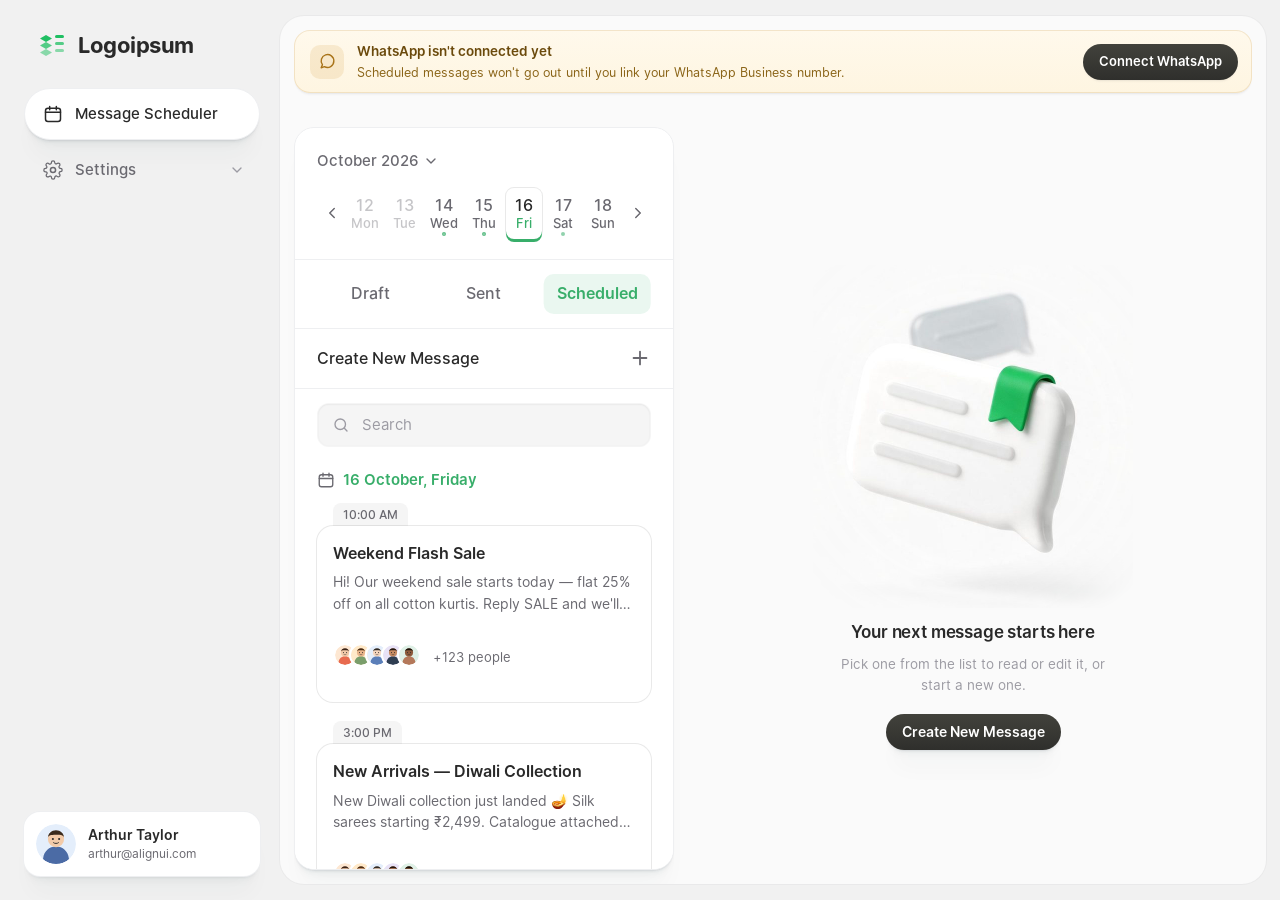
<file: index.html>
<!DOCTYPE html>
<html lang="en">
<head>
<meta charset="UTF-8" />
<meta name="viewport" content="width=device-width, initial-scale=1.0" />
<title>Campaign Composer — WhatsApp Automation</title>
<link rel="stylesheet" href="css/styles.css" />
<link rel="stylesheet" href="css/settings.css" />
</head>
<body>

<!-- ============================= APP SHELL ============================= -->
<div class="app">

  <!-- ---------------------------- SIDEBAR ---------------------------- -->
  <aside class="sidebar">

    <div class="sidebar__logo">
      <svg width="32" height="32" viewBox="0 0 32 32" fill="none" aria-hidden="true">
        <path d="M4 8.5 10 5l6 3.5L10 12 4 8.5Z" fill="#1FBF62"/>
        <path d="M4 15.5 10 12l6 3.5L10 19l-6-3.5Z" fill="#1FBF62" opacity=".75"/>
        <path d="M4 22.5 10 19l6 3.5L10 26l-6-3.5Z" fill="#1FBF62" opacity=".5"/>
        <rect x="19" y="5" width="9" height="3" rx="1.5" fill="#1FBF62"/>
        <rect x="19" y="12" width="9" height="3" rx="1.5" fill="#1FBF62" opacity=".75"/>
        <rect x="19" y="19" width="9" height="3" rx="1.5" fill="#1FBF62" opacity=".5"/>
      </svg>
      <span class="sidebar__logo-text">Logoipsum</span>
    </div>

    <nav class="sidebar__nav" aria-label="Main">

      <button class="nav-item is-active" type="button" data-view="scheduler" aria-current="page">
        <span class="nav-item__icon" aria-hidden="true">
          <svg viewBox="0 0 24 24" fill="none"><rect x="3" y="5" width="18" height="16" rx="3" stroke="currentColor" stroke-width="1.8"/><path d="M3 10h18M8 3v4M16 3v4" stroke="currentColor" stroke-width="1.8" stroke-linecap="round"/></svg>
        </span>
        <span class="nav-item__label">Message Scheduler</span>
      </button>

      <div class="navgroup" id="settingsGroup">
        <button class="nav-item nav-item--parent" type="button" id="settingsToggle"
                aria-expanded="false" aria-controls="settingsSub">
          <span class="nav-item__icon" aria-hidden="true">
            <svg viewBox="0 0 24 24" fill="none"><circle cx="12" cy="12" r="3.1" stroke="currentColor" stroke-width="1.8"/><path d="M19.4 15a1.6 1.6 0 0 0 .32 1.77l.06.06a2 2 0 1 1-2.83 2.83l-.06-.06a1.6 1.6 0 0 0-1.77-.32 1.6 1.6 0 0 0-.97 1.47V21a2 2 0 1 1-4 0v-.1A1.6 1.6 0 0 0 9.1 19.4a1.6 1.6 0 0 0-1.77.32l-.06.06a2 2 0 1 1-2.83-2.83l.06-.06a1.6 1.6 0 0 0 .32-1.77 1.6 1.6 0 0 0-1.47-.97H3a2 2 0 1 1 0-4h.1a1.6 1.6 0 0 0 1.47-1.08 1.6 1.6 0 0 0-.32-1.77l-.06-.06a2 2 0 1 1 2.83-2.83l.06.06a1.6 1.6 0 0 0 1.77.32H9.1a1.6 1.6 0 0 0 .97-1.47V3a2 2 0 1 1 4 0v.1a1.6 1.6 0 0 0 .97 1.47 1.6 1.6 0 0 0 1.77-.32l.06-.06a2 2 0 1 1 2.83 2.83l-.06.06a1.6 1.6 0 0 0-.32 1.77v.09a1.6 1.6 0 0 0 1.47.97H21a2 2 0 1 1 0 4h-.1a1.6 1.6 0 0 0-1.47.97Z" stroke="currentColor" stroke-width="1.5" stroke-linejoin="round"/></svg>
          </span>
          <span class="nav-item__label">Settings</span>
          <span class="nav-item__caret" aria-hidden="true">
            <svg viewBox="0 0 24 24" fill="none"><path d="m6 9 6 6 6-6" stroke="currentColor" stroke-width="2" stroke-linecap="round" stroke-linejoin="round"/></svg>
          </span>
        </button>

        <div class="navsub" id="settingsSub" hidden>
          <button class="navsub__item" type="button" data-view="general">
            <span class="navsub__label">General</span>
            <span class="navsub__chev" aria-hidden="true"><svg viewBox="0 0 24 24" fill="none"><path d="m9 6 6 6-6 6" stroke="currentColor" stroke-width="2.2" stroke-linecap="round" stroke-linejoin="round"/></svg></span>
          </button>
          <button class="navsub__item" type="button" data-view="connection">
            <span class="navsub__label">WhatsApp connection</span>
            <span class="navsub__chev" aria-hidden="true"><svg viewBox="0 0 24 24" fill="none"><path d="m9 6 6 6-6 6" stroke="currentColor" stroke-width="2.2" stroke-linecap="round" stroke-linejoin="round"/></svg></span>
          </button>
          <button class="navsub__item" type="button" data-view="password">
            <span class="navsub__label">Change Password</span>
            <span class="navsub__chev" aria-hidden="true"><svg viewBox="0 0 24 24" fill="none"><path d="m9 6 6 6-6 6" stroke="currentColor" stroke-width="2.2" stroke-linecap="round" stroke-linejoin="round"/></svg></span>
          </button>
          <button class="navsub__item" type="button" data-view="billing">
            <span class="navsub__label">Subscription and billing</span>
            <span class="navsub__chev" aria-hidden="true"><svg viewBox="0 0 24 24" fill="none"><path d="m9 6 6 6-6 6" stroke="currentColor" stroke-width="2.2" stroke-linecap="round" stroke-linejoin="round"/></svg></span>
          </button>
          <button class="navsub__item navsub__item--out" type="button" data-view="logout">
            <span class="navsub__label">Logout</span>
            <span class="navsub__chev" aria-hidden="true"><svg viewBox="0 0 24 24" fill="none"><path d="M17 8.5 20.5 12 17 15.5M20 12H9.5" stroke="currentColor" stroke-width="2" stroke-linecap="round" stroke-linejoin="round"/></svg></span>
          </button>
        </div>
      </div>

    </nav>

    <button class="account" type="button" id="accountBtn">
      <span class="account__avatar">
        <img src="assets/avatar-arthur.svg" alt="" />
      </span>
      <span class="account__meta">
        <span class="account__name">Arthur Taylor</span>
        <span class="account__mail">arthur@alignui.com</span>
      </span>
    </button>

    <div class="toast" id="toast" role="status" aria-live="polite" hidden></div>

  </aside>

  <!-- --------------------------- WORKSPACE --------------------------- -->
  <main class="workspace">

    <!-- Nothing can send without a connected number, so this states the
         consequence rather than just the fact, and cannot be dismissed. -->
    <div class="wabanner" id="waBanner" role="status">
      <span class="wabanner__icon" aria-hidden="true">
        <svg viewBox="0 0 24 24" fill="none">
          <path d="M20 11.5a8 8 0 0 1-11.9 7L4 20l1.6-4A8 8 0 1 1 20 11.5Z" stroke="currentColor" stroke-width="1.8" stroke-linejoin="round"/>
        </svg>
      </span>
      <div class="wabanner__text">
        <span class="wabanner__title">WhatsApp isn't connected yet</span>
        <span class="wabanner__body">Scheduled messages won't go out until you link your WhatsApp Business number.</span>
      </div>
      <button class="wabanner__btn" type="button" id="waBannerBtn">Connect WhatsApp</button>
    </div>

    <div class="workspace__body">

    <!-- ......................... SCHEDULE PANEL ........................ -->
    <section class="panel" aria-label="Campaigns">

      <header class="panel__head">
        <button class="panel__month" id="monthBtn" type="button"
                aria-haspopup="dialog" aria-expanded="false">
          <span id="month">October 2026</span>
          <svg class="panel__month-caret" viewBox="0 0 24 24" fill="none" aria-hidden="true">
            <path d="m6 9 6 6 6-6" stroke="currentColor" stroke-width="2"
                  stroke-linecap="round" stroke-linejoin="round"/>
          </svg>
        </button>

        <div class="monthpop" id="monthPop" role="dialog" aria-label="Pick a date" hidden>
          <div class="monthpop__head">
            <button class="monthpop__nav" id="popPrev" type="button" aria-label="Previous month">
              <svg viewBox="0 0 24 24" fill="none"><path d="m15 6-6 6 6 6" stroke="currentColor" stroke-width="2" stroke-linecap="round" stroke-linejoin="round"/></svg>
            </button>
            <span class="monthpop__title" id="popTitle">October 2026</span>
            <button class="monthpop__nav" id="popNext" type="button" aria-label="Next month">
              <svg viewBox="0 0 24 24" fill="none"><path d="m9 6 6 6-6 6" stroke="currentColor" stroke-width="2" stroke-linecap="round" stroke-linejoin="round"/></svg>
            </button>
          </div>
          <div class="monthpop__dows" aria-hidden="true">
            <span>Mo</span><span>Tu</span><span>We</span><span>Th</span><span>Fr</span><span>Sa</span><span>Su</span>
          </div>
          <div class="monthpop__grid" id="popGrid"></div>
        </div>

        <div class="datestrip">
          <button class="datestrip__arrow" id="prevWeek" type="button" aria-label="Previous week">
            <svg viewBox="0 0 24 24" fill="none"><path d="m15 6-6 6 6 6" stroke="currentColor" stroke-width="2" stroke-linecap="round" stroke-linejoin="round"/></svg>
          </button>

          <ul class="datestrip__list" id="datestrip" role="tablist"></ul>

          <button class="datestrip__arrow" id="nextWeek" type="button" aria-label="Next week">
            <svg viewBox="0 0 24 24" fill="none"><path d="m9 6 6 6-6 6" stroke="currentColor" stroke-width="2" stroke-linecap="round" stroke-linejoin="round"/></svg>
          </button>
        </div>
      </header>

      <div class="segmented" role="tablist" aria-label="Campaign status">
        <div class="segmented__track" id="segTrack">
          <span class="segmented__thumb" aria-hidden="true"></span>
          <button class="segmented__item" type="button" role="tab" aria-selected="false" data-status="draft">Draft</button>
          <button class="segmented__item" type="button" role="tab" aria-selected="false" data-status="sent">Sent</button>
          <button class="segmented__item is-active" type="button" role="tab" aria-selected="true" data-status="scheduled">Scheduled</button>
        </div>
      </div>

      <button class="new-draft" type="button">
        <span>Create New Message</span>
        <span class="new-draft__plus" aria-hidden="true">
          <svg viewBox="0 0 24 24" fill="none"><path d="M12 5v14M5 12h14" stroke="currentColor" stroke-width="2" stroke-linecap="round"/></svg>
        </span>
      </button>

      <div class="panel__search">
        <label class="search">
          <span class="search__icon" aria-hidden="true">
            <svg viewBox="0 0 24 24" fill="none"><circle cx="11" cy="11" r="7" stroke="currentColor" stroke-width="1.8"/><path d="m20 20-3.2-3.2" stroke="currentColor" stroke-width="1.8" stroke-linecap="round"/></svg>
          </span>
          <input type="search" placeholder="Search" aria-label="Search campaigns" />
        </label>
      </div>

      <div class="panel__scroll" id="list"></div>
    </section>

    <!-- ........................... COMPOSER ........................... -->
    <section class="composer" aria-label="Message composer">

      <div class="composer__body">
        <div class="composer__title" contenteditable="true" role="textbox"
             aria-label="Campaign title" data-placeholder="Campaign Title"></div>
        <div class="composer__editor" contenteditable="true" role="textbox" aria-multiline="true"
             data-placeholder="Start writing you message"></div>
      </div>

      <!-- shown whenever nothing is selected, so the composer is never
           holding a message the user did not ask to open -->
      <div class="composer__empty" id="composerEmpty" hidden>

        <!-- The hero: a rendered chat bubble, cropped from its studio frame
             and edge-masked so it sits in the workspace rather than on a
             card. Variants: composer__empty--thread swaps it for the CSS
             conversation below; composer__empty--plain for the icon. -->
        <img class="composer__empty-art" src="assets/empty-chat.jpg" alt="" />

        <!-- An unwritten thread, v2: a cropped slice of a real exchange.
             The top of the conversation fades out mid-bubble the way the
             invoice card in the reference is cut mid-row — what matters is
             the crisp draft bubble at the bottom, framed by focus corners,
             caret already blinking. Swap the wrapper class for
             composer__empty--plain to fall back to the icon version. -->
        <div class="unwritten" aria-hidden="true">
          <div class="unwritten__row unwritten__row--in">
            <span class="unwritten__avatar"></span>
            <span class="unwritten__bub unwritten__bub--in"><i></i><i></i></span>
          </div>
          <div class="unwritten__row unwritten__row--out">
            <span class="unwritten__bub unwritten__bub--out">
              <i></i><i></i>
              <span class="unwritten__meta">
                10:42
                <svg viewBox="0 0 16 11" fill="none"><path d="M1 6.2 3.6 9 9 2.2" stroke="currentColor" stroke-width="1.6" stroke-linecap="round" stroke-linejoin="round"/><path d="M6.6 6.2 9.2 9l5.4-6.8" stroke="currentColor" stroke-width="1.6" stroke-linecap="round" stroke-linejoin="round"/></svg>
              </span>
            </span>
          </div>
          <div class="unwritten__row unwritten__row--draft">
            <span class="unwritten__frame">
              <span class="unwritten__bub unwritten__bub--draft">
                <span class="unwritten__caret"></span>
              </span>
            </span>
          </div>
        </div>

        <h3 class="composer__empty-title">Your next message starts here</h3>
        <p class="composer__empty-body">
          Pick one from the list to read or edit it, or start a new one.
        </p>
        <button class="btn btn--primary" type="button" id="emptyNewBtn">Create New Message</button>

        <!-- kept for the plain variant -->
        <span class="composer__empty-icon" aria-hidden="true">
          <svg viewBox="0 0 24 24" fill="none">
            <path d="M4 6.5A2.5 2.5 0 0 1 6.5 4h11A2.5 2.5 0 0 1 20 6.5v7a2.5 2.5 0 0 1-2.5 2.5H12l-4.5 3.5V16H6.5A2.5 2.5 0 0 1 4 13.5v-7Z"
                  stroke="currentColor" stroke-width="1.6" stroke-linejoin="round"/>
            <path d="M8.5 8.5h7M8.5 11.5h4" stroke="currentColor" stroke-width="1.6" stroke-linecap="round"/>
          </svg>
        </span>
      </div>

      <!-- phone preview -->
      <aside class="preview" aria-label="WhatsApp preview">
        <div class="phone">
          <div class="phone__statusbar">
            <span class="phone__time">9:41</span>
            <span class="phone__indicators" aria-hidden="true">
              <svg viewBox="0 0 68 14" fill="none">
                <path d="M1 10h2v3H1zM5 8h2v5H5zM9 6h2v7H9zM13 4h2v9h-2z" fill="#111"/>
                <path d="M25 6.5a7 7 0 0 1 9 0M27 9a4 4 0 0 1 5 0M29.4 11.2l1.1 1.1 1.1-1.1a1.6 1.6 0 0 0-2.2 0Z" stroke="#111" stroke-width="1.3" stroke-linecap="round"/>
                <rect x="45" y="4" width="19" height="9" rx="2.6" stroke="#111" stroke-width="1.2"/>
                <rect x="46.6" y="5.6" width="15" height="5.8" rx="1.5" fill="#111"/>
                <path d="M65.6 7.4v2.2" stroke="#111" stroke-width="1.4" stroke-linecap="round"/>
              </svg>
            </span>
          </div>

          <div class="phone__topbar">
            <button class="phone__back" type="button" aria-label="Back">
              <svg viewBox="0 0 24 24" fill="none"><path d="m15 6-6 6 6 6" stroke="#0FA958" stroke-width="2.2" stroke-linecap="round" stroke-linejoin="round"/></svg>
            </button>
            <img class="phone__avatar" src="assets/avatar-3.svg" alt="" />
            <div class="phone__who">
              <span class="phone__name">Martha Craig</span>
              <span class="phone__sub">tap here for contact info</span>
            </div>
            <span class="phone__actions" aria-hidden="true">
              <svg viewBox="0 0 24 24" fill="none"><rect x="2" y="6" width="13" height="12" rx="3" stroke="#0FA958" stroke-width="1.7"/><path d="m16 11 5-3v8l-5-3v-2Z" stroke="#0FA958" stroke-width="1.7" stroke-linejoin="round"/></svg>
              <svg viewBox="0 0 24 24" fill="none"><path d="M6.5 3.5 9 8l-2 2c1 2.5 3.5 5 6 6l2-2 4.5 2.5-1.5 4C10 20 4 14 2.5 5l4-1.5Z" stroke="#0FA958" stroke-width="1.7" stroke-linejoin="round"/></svg>
            </span>
          </div>

          <div class="phone__chat">
            <div class="daychip">14 October</div>

            <div class="bub bub--out">Last two days of the Navratri sale — up to 40% off. Store open till 9 PM.<span class="bub__meta">10:00 <i class="tick"></i></span></div>

            <div class="bub bub--in">Do you have the green kurti in M?<span class="bub__meta">10:12</span></div>
            <div class="bub bub--out">Yes we do 🙂 Shall I keep one aside for you?<span class="bub__meta">10:15 <i class="tick"></i></span></div>
            <div class="bub bub--in">Yes please, I'll collect it tomorrow<span class="bub__meta">10:16</span></div>

            <div class="bub bub--out bub--file">
              <span class="file">
                <span class="file__icon" aria-hidden="true">
                  <svg viewBox="0 0 24 24" fill="none"><path d="M6 3h8l4 4v14H6V3Z" stroke="#0FA958" stroke-width="1.6" stroke-linejoin="round"/><path d="M14 3v4h4" stroke="#0FA958" stroke-width="1.6" stroke-linejoin="round"/></svg>
                </span>
                <span class="file__name">Diwali-Catalogue.pdf</span>
              </span>
              <span class="bub__meta">2.4 MB · pdf &nbsp;10:18 <i class="tick"></i></span>
            </div>

            <div class="daychip" id="liveDay" hidden>Today</div>

            <!-- live preview of what is typed in the composer -->
            <div class="bub bub--out bub--live" hidden></div>
          </div>

          <div class="phone__inputbar">
            <span class="phone__ibtn" aria-hidden="true">
              <svg viewBox="0 0 24 24" fill="none"><path d="M12 5v14M5 12h14" stroke="#7C8B95" stroke-width="1.9" stroke-linecap="round"/></svg>
            </span>
            <span class="phone__field"></span>
            <span class="phone__ibtn" aria-hidden="true">
              <svg viewBox="0 0 24 24" fill="none"><rect x="3" y="4" width="18" height="16" rx="5" stroke="#7C8B95" stroke-width="1.7"/><path d="M8 14c1.2 1.3 2.5 2 4 2s2.8-.7 4-2" stroke="#7C8B95" stroke-width="1.7" stroke-linecap="round"/></svg>
            </span>
            <span class="phone__ibtn" aria-hidden="true">
              <svg viewBox="0 0 24 24" fill="none"><rect x="3" y="6" width="14" height="12" rx="3" stroke="#7C8B95" stroke-width="1.7"/><path d="m17 12 4-3v6l-4-3Z" stroke="#7C8B95" stroke-width="1.7" stroke-linejoin="round"/></svg>
            </span>
            <span class="phone__ibtn" aria-hidden="true">
              <svg viewBox="0 0 24 24" fill="none"><rect x="9" y="3" width="6" height="11" rx="3" stroke="#7C8B95" stroke-width="1.7"/><path d="M5 11a7 7 0 0 0 14 0M12 18v3" stroke="#7C8B95" stroke-width="1.7" stroke-linecap="round"/></svg>
            </span>
          </div>

          <span class="phone__home" aria-hidden="true"></span>
        </div>
      </aside>

      <!-- ......................... ACTION BAR ......................... -->
      <footer class="actionbar">
        <div class="tools">
          <button class="tool" type="button" aria-label="Add location">
            <svg viewBox="0 0 24 24" fill="none"><circle cx="12" cy="12" r="9" stroke="currentColor" stroke-width="1.7"/><path d="M12 7.5c-1.7 0-3 1.3-3 2.9 0 2.2 3 5.6 3 5.6s3-3.4 3-5.6c0-1.6-1.3-2.9-3-2.9Z" stroke="currentColor" stroke-width="1.5" stroke-linejoin="round"/></svg>
          </button>
          <button class="tool" type="button" aria-label="Add image">
            <svg viewBox="0 0 24 24" fill="none"><rect x="3" y="5" width="18" height="14" rx="3.5" stroke="currentColor" stroke-width="1.7"/><circle cx="9" cy="10" r="1.6" stroke="currentColor" stroke-width="1.5"/><path d="m4.5 17.5 4.2-4 4 3.6 2.6-2.3 4.2 3.7" stroke="currentColor" stroke-width="1.6" stroke-linejoin="round"/></svg>
          </button>
          <button class="tool" type="button" aria-label="Attach file">
            <svg viewBox="0 0 24 24" fill="none"><path d="M3 7.5A2.5 2.5 0 0 1 5.5 5h3.2l2 2.4h7.8A2.5 2.5 0 0 1 21 9.9v6.6a2.5 2.5 0 0 1-2.5 2.5h-13A2.5 2.5 0 0 1 3 16.5v-9Z" stroke="currentColor" stroke-width="1.7" stroke-linejoin="round"/></svg>
          </button>
          <button class="tool" type="button" aria-label="Record voice note">
            <svg viewBox="0 0 24 24" fill="none"><circle cx="12" cy="12" r="9" stroke="currentColor" stroke-width="1.7"/><rect x="10" y="7.5" width="4" height="6.5" rx="2" stroke="currentColor" stroke-width="1.5"/><path d="M8.5 12.5a3.5 3.5 0 0 0 7 0" stroke="currentColor" stroke-width="1.5" stroke-linecap="round"/></svg>
          </button>
          <button class="tool" type="button" aria-label="Add poll">
            <svg viewBox="0 0 24 24" fill="none"><path d="M6 19v-6M12 19V5M18 19v-9" stroke="currentColor" stroke-width="1.9" stroke-linecap="round"/></svg>
          </button>
        </div>

        <span class="pop-anchor">
          <button class="pillbtn" type="button" id="schedBtn" aria-haspopup="dialog" aria-expanded="false">
            <svg viewBox="0 0 24 24" fill="none" aria-hidden="true"><rect x="3" y="5" width="18" height="16" rx="3" stroke="currentColor" stroke-width="1.8"/><path d="M3 10h18M8 3v4M16 3v4" stroke="currentColor" stroke-width="1.8" stroke-linecap="round"/></svg>
            <span class="pillbtn__label" id="schedLabel">Set Schedule</span>
          </button>

          <div class="popover popover--sched" id="schedPop" role="dialog" aria-label="Set schedule" hidden>
            <div class="schedpop__head">
              <h3 class="schedpop__title" id="schedHeading">Set your sending date</h3>
              <p class="schedpop__intro" id="schedIntro">
                Pick the day this campaign goes out. You can change it any time before it sends.
              </p>
            </div>

            <!-- step 1 · date -->
            <section class="schedstep" id="stepDate">
              <div class="calhead">
                <p class="calhead__title"><strong id="bigMonth">October</strong> <span id="bigYear">2026</span></p>
                <div class="calhead__nav">
                  <button class="monthpop__nav" type="button" id="bigToday" aria-label="Jump to today">
                    <svg viewBox="0 0 24 24" fill="none"><rect x="3" y="5" width="18" height="16" rx="3" stroke="currentColor" stroke-width="1.8"/><path d="M3 10h18M8 3v4M16 3v4" stroke="currentColor" stroke-width="1.8" stroke-linecap="round"/></svg>
                  </button>
                  <button class="monthpop__nav" type="button" id="bigPrev" aria-label="Previous month">
                    <svg viewBox="0 0 24 24" fill="none"><path d="m15 6-6 6 6 6" stroke="currentColor" stroke-width="2" stroke-linecap="round" stroke-linejoin="round"/></svg>
                  </button>
                  <button class="monthpop__nav" type="button" id="bigNext" aria-label="Next month">
                    <svg viewBox="0 0 24 24" fill="none"><path d="m9 6 6 6-6 6" stroke="currentColor" stroke-width="2" stroke-linecap="round" stroke-linejoin="round"/></svg>
                  </button>
                </div>
              </div>
              <!-- one scroll container so the labels and the dates share a
                   width; a scrollbar on the grid alone would offset them -->
              <div class="calscroll">
                <div class="calgrid__dows" aria-hidden="true">
                  <span>Mon</span><span>Tue</span><span>Wed</span><span>Thu</span><span>Fri</span><span>Sat</span><span>Sun</span>
                </div>
                <div class="calgrid" id="bigGrid"></div>
              </div>
            </section>

            <!-- step 2 · time -->
            <section class="schedstep schedstep--time" id="stepTime" hidden>
              <div class="wheel" id="timeWheel">
                <span class="wheel__band" aria-hidden="true"></span>
                <div class="wheel__col" id="wheelHour" role="listbox" aria-label="Hour"></div>
                <span class="wheel__sep" aria-hidden="true">:</span>
                <div class="wheel__col" id="wheelMinute" role="listbox" aria-label="Minute"></div>
                <div class="wheel__col wheel__col--period" id="wheelPeriod" role="listbox" aria-label="AM or PM"></div>
              </div>
            </section>

            <!-- step 3 · summary -->
            <section class="schedstep" id="stepSummary" hidden>
              <div class="schedpop__pad">
                <button class="chosen-date" type="button" id="backToDate">
                  <span class="chosen-date__icon" aria-hidden="true">
                    <svg viewBox="0 0 24 24" fill="none"><rect x="3" y="5" width="18" height="16" rx="3" stroke="currentColor" stroke-width="1.8"/><path d="M3 10h18M8 3v4M16 3v4" stroke="currentColor" stroke-width="1.8" stroke-linecap="round"/></svg>
                  </span>
                  <span class="chosen-date__text" id="chosenDate">Friday 16 October</span>
                  <span class="chosen-date__change">Change</span>
                </button>

                <div class="pop-anchor pop-anchor--block">
                  <button class="repeatrow" type="button" id="repeatBtn" aria-haspopup="dialog" aria-expanded="false">
                    <span class="repeatrow__icon" aria-hidden="true">
                      <svg viewBox="0 0 24 24" fill="none"><path d="M4 12a8 8 0 0 1 13.7-5.6M20 12a8 8 0 0 1-13.7 5.6" stroke="currentColor" stroke-width="1.8" stroke-linecap="round"/><path d="M17 3v4h-4M7 21v-4h4" stroke="currentColor" stroke-width="1.8" stroke-linecap="round" stroke-linejoin="round"/></svg>
                    </span>
                    <span class="repeatrow__meta">
                      <span class="repeatrow__title">Repeat</span>
                      <span class="repeatrow__value" id="repeatValue">Send once</span>
                    </span>
                    <span class="repeatrow__chev" aria-hidden="true">
                      <svg viewBox="0 0 24 24" fill="none"><path d="m9 6 6 6-6 6" stroke="currentColor" stroke-width="2" stroke-linecap="round" stroke-linejoin="round"/></svg>
                    </span>
                  </button>

                  <div class="popover popover--repeat" id="repeatPop" role="dialog" aria-label="Repeat" hidden>
                    <p class="popover__label popover__label--first">How often</p>
                    <div class="freq" id="repeatFreq">
                      <button class="timechip" type="button" data-freq="none">Once</button>
                      <button class="timechip" type="button" data-freq="daily">Daily</button>
                      <button class="timechip" type="button" data-freq="weekly">Weekly</button>
                      <button class="timechip" type="button" data-freq="monthly">Monthly</button>
                    </div>
                    <div id="repeatDaysWrap" hidden>
                      <p class="popover__label">On these days</p>
                      <div class="dowpick" id="repeatDays"></div>
                    </div>
                    <div id="repeatEndsWrap" hidden>
                      <p class="popover__label">Until</p>
                      <div class="ends" id="repeatEnds">
                        <label class="endrow"><input type="radio" name="ends" value="never" /><span>I stop it</span></label>
                        <label class="endrow"><input type="radio" name="ends" value="on" /><span>A date</span>
                          <input type="date" id="endsOn" aria-label="End date" /></label>
                        <label class="endrow"><input type="radio" name="ends" value="after" /><span>After</span>
                          <input type="number" id="endsAfter" min="1" max="99" value="4" aria-label="Number of sends" />
                          <span class="endrow__unit">sends</span></label>
                      </div>
                    </div>
                    <div class="popover__foot">
                      <span class="popover__summary" id="repeatSummary">Send once</span>
                      <button class="btn btn--primary" type="button" id="repeatDone">Done</button>
                    </div>
                  </div>
                </div>
              </div>
            </section>

            <div class="popover__foot schedpop__foot">
              <span class="popover__summary" id="bigSummary">Pick a date to continue</span>
              <span class="schedpop__actions">
                <button class="btn btn--ghost" type="button" id="schedCancel">Cancel</button>
                <span class="actionbar__rule" aria-hidden="true"></span>
                <button class="btn btn--primary" type="button" id="schedNextBtn" disabled>Continue</button>
              </span>
            </div>
          </div>
        </span>

        <span class="pop-anchor">
          <button class="pillbtn" type="button" id="contactBtn" aria-haspopup="dialog" aria-expanded="false">
            <svg viewBox="0 0 24 24" fill="none" aria-hidden="true"><circle cx="10" cy="8.5" r="3.5" stroke="currentColor" stroke-width="1.8"/><path d="M3.5 19c.6-3 3.3-4.6 6.5-4.6 1.3 0 2.5.3 3.5.8" stroke="currentColor" stroke-width="1.8" stroke-linecap="round"/><path d="M16 15.5h5M18.5 13v5" stroke="currentColor" stroke-width="1.8" stroke-linecap="round"/></svg>
            <span class="pillbtn__label" id="contactLabel">Select Contact</span>
          </button>

          <div class="popover popover--contacts" id="contactPop" role="dialog" aria-label="Choose who receives this" hidden>
            <label class="search search--sm">
              <span class="search__icon" aria-hidden="true">
                <svg viewBox="0 0 24 24" fill="none"><circle cx="11" cy="11" r="7" stroke="currentColor" stroke-width="1.8"/><path d="m20 20-3.2-3.2" stroke="currentColor" stroke-width="1.8" stroke-linecap="round"/></svg>
              </span>
              <input type="search" id="pickSearch" placeholder="Search lists, groups or people" aria-label="Search lists, groups or people" />
            </label>

            <div class="picktabs" id="pickTabs" role="tablist" aria-label="Filter recipients">
              <button class="picktab is-on" type="button" role="tab" aria-selected="true" data-tab="all">
                <span class="picktab__icon" aria-hidden="true">
                  <svg viewBox="0 0 24 24" fill="none"><rect x="4" y="4" width="6.5" height="6.5" rx="2" stroke="currentColor" stroke-width="1.8"/><rect x="13.5" y="4" width="6.5" height="6.5" rx="2" stroke="currentColor" stroke-width="1.8"/><rect x="4" y="13.5" width="6.5" height="6.5" rx="2" stroke="currentColor" stroke-width="1.8"/><rect x="13.5" y="13.5" width="6.5" height="6.5" rx="2" stroke="currentColor" stroke-width="1.8"/></svg>
                </span>
                <span class="picktab__label">All</span>
              </button>
              <button class="picktab" type="button" role="tab" aria-selected="false" data-tab="contacts">
                <span class="picktab__icon" aria-hidden="true">
                  <svg viewBox="0 0 24 24" fill="none"><circle cx="12" cy="8" r="3.6" stroke="currentColor" stroke-width="1.8"/><path d="M5 19.5c.8-3.3 3.6-5.1 7-5.1s6.2 1.8 7 5.1" stroke="currentColor" stroke-width="1.8" stroke-linecap="round"/></svg>
                </span>
                <span class="picktab__label">Contacts</span>
              </button>
              <button class="picktab" type="button" role="tab" aria-selected="false" data-tab="groups">
                <span class="picktab__icon" aria-hidden="true">
                  <svg viewBox="0 0 24 24" fill="none"><circle cx="9.5" cy="8.5" r="3.2" stroke="currentColor" stroke-width="1.8"/><path d="M3.5 19c.7-2.9 3.1-4.5 6-4.5s5.3 1.6 6 4.5" stroke="currentColor" stroke-width="1.8" stroke-linecap="round"/><path d="M16 6.1a3.2 3.2 0 0 1 0 6.1M17.6 15a5.6 5.6 0 0 1 3.4 4" stroke="currentColor" stroke-width="1.8" stroke-linecap="round"/></svg>
                </span>
                <span class="picktab__label">Groups</span>
              </button>
              <button class="picktab" type="button" role="tab" aria-selected="false" data-tab="channels">
                <span class="picktab__icon" aria-hidden="true">
                  <svg viewBox="0 0 24 24" fill="none"><path d="M4 10.5a2 2 0 0 1 2-2h2.2l6.6-3.9a1 1 0 0 1 1.5.9v13a1 1 0 0 1-1.5.9L8.2 15.5H6a2 2 0 0 1-2-2v-3Z" stroke="currentColor" stroke-width="1.8" stroke-linejoin="round"/><path d="M9 15.5V19" stroke="currentColor" stroke-width="1.8" stroke-linecap="round"/></svg>
                </span>
                <span class="picktab__label">Channels</span>
              </button>
            </div>

            <div class="picklist" id="pickList"></div>

            <div class="popover__foot">
              <span class="popover__summary" id="pickSummary">No one selected</span>
              <button class="btn btn--primary" type="button" id="pickDone">Done</button>
            </div>
          </div>
        </span>

        <div class="actionbar__end">
          <button class="btn btn--ghost" type="button" id="cancelBtn">Cancel</button>
          <span class="actionbar__rule" aria-hidden="true"></span>
          <button class="btn btn--primary" type="button" id="confirmBtn">Confirm</button>
        </div>
      </footer>

    </section>
    <!-- ......................... SETTINGS VIEWS ........................ -->
    <section class="settings" id="settingsView" hidden>

      <!-- ------------------------- GENERAL ------------------------- -->
      <div class="setpane" data-pane="general" hidden>
        <header class="setpane__head">
          <h2 class="setpane__title">General</h2>
          <p class="setpane__sub">Your workspace details and how dates and times are shown.</p>
        </header>

        <div class="setcard">
          <div class="setrow">
            <div class="setrow__label">
              <span class="setrow__name">Profile picture</span>
              <span class="setrow__hint">Square image, at least 200&times;200. JPG, PNG or WebP, up to 2&nbsp;MB.</span>
            </div>
            <div class="setrow__control setrow__control--end">
              <div class="avataredit">
                <span class="avataredit__pic">
                  <img id="genAvatarImg" src="assets/avatar-arthur.svg" alt="Current profile picture" />
                </span>
                <span class="avataredit__acts">
                  <button class="btn-sm" type="button" id="genAvatarPick">Upload</button>
                  <button class="linkbtn linkbtn--quiet" type="button" id="genAvatarClear">Remove</button>
                </span>
                <input type="file" id="genAvatarInput" accept="image/png,image/jpeg,image/webp" hidden />
              </div>
            </div>
          </div>

          <div class="setrow">
            <div class="setrow__label">
              <span class="setrow__name">Business name</span>
              <span class="setrow__hint">Shown to customers as the sender.</span>
            </div>
            <div class="setrow__control">
              <input class="inp" type="text" id="genName" value="Meera Boutique" />
            </div>
          </div>

          <div class="setrow">
            <div class="setrow__label">
              <span class="setrow__name">Email</span>
              <span class="setrow__hint">Replies and receipts go here.</span>
            </div>
            <div class="setrow__control">
              <input class="inp" type="email" id="genEmail" value="arthur@alignui.com" />
            </div>
          </div>
        </div>

        <div class="setcard">
          <div class="setrow">
            <div class="setrow__label">
              <span class="setrow__name">Time zone</span>
              <span class="setrow__hint">Campaigns send on this clock.</span>
            </div>
            <div class="setrow__control">
              <select class="inp" id="genTz">
                <option selected>(GMT+05:30) India Standard Time</option>
                <option>(GMT+04:00) Gulf Standard Time</option>
                <option>(GMT+00:00) Coordinated Universal Time</option>
                <option>(GMT+08:00) Singapore Standard Time</option>
              </select>
            </div>
          </div>

          <div class="setrow">
            <div class="setrow__label">
              <span class="setrow__name">Date format</span>
            </div>
            <div class="setrow__control">
              <div class="segchips" role="radiogroup" aria-label="Date format">
                <button class="segchip is-on" type="button" role="radio" aria-checked="true">16 Oct 2026</button>
                <button class="segchip" type="button" role="radio" aria-checked="false">16/10/2026</button>
                <button class="segchip" type="button" role="radio" aria-checked="false">10/16/2026</button>
              </div>
            </div>
          </div>

        </div>

        <div class="setfoot">
          <span class="setfoot__note" id="genNote">No unsaved changes</span>
          <button class="btn btn--primary" type="button" id="genSave" disabled>Save changes</button>
        </div>
      </div>

      <!-- --------------------- WHATSAPP CONNECTION -------------------- -->
      <div class="setpane" data-pane="connection" hidden>
        <header class="setpane__head">
          <h2 class="setpane__title">WhatsApp connection</h2>
          <p class="setpane__sub">Link the WhatsApp Business number your campaigns send from.</p>
        </header>

        <!-- not connected -->
        <div class="setcard setcard--hero" id="waDisconnected">
          <span class="wamark" aria-hidden="true">
            <svg viewBox="0 0 24 24" fill="none">
              <path d="M20 11.5a8 8 0 0 1-11.9 7L4 20l1.6-4A8 8 0 1 1 20 11.5Z" stroke="currentColor" stroke-width="1.7" stroke-linejoin="round"/>
              <path d="M9.3 9.1c.2-.5.4-.5.6-.5h.5c.2 0 .4 0 .6.5l.6 1.4c.1.2 0 .4-.1.6l-.4.4a.3.3 0 0 0-.1.4 5 5 0 0 0 2.4 2.1c.2.1.4 0 .5-.1l.4-.5c.2-.2.3-.2.6-.1l1.4.7c.2.1.3.3.3.5 0 .8-.6 1.5-1.4 1.6a6.4 6.4 0 0 1-5.9-5.8c0-.5.1-1 .4-1.4Z" fill="currentColor"/>
            </svg>
          </span>
          <h3 class="setcard__title">No number connected yet</h3>
          <p class="setcard__body">
            Connecting opens a secure Meta window. You'll sign in, pick your
            WhatsApp Business account and verify the number — we never see your
            password.
          </p>
          <ul class="whatnext">
            <li><span aria-hidden="true"></span>Your existing chats stay on your phone</li>
            <li><span aria-hidden="true"></span>Contacts and 6 months of history sync across</li>
            <li><span aria-hidden="true"></span>Campaigns start sending from your own number</li>
          </ul>
          <button class="btn btn--primary" type="button" id="waConnect">Connect WhatsApp Business</button>
          <p class="setcard__fine">Requires the WhatsApp Business app, version 2.24.17 or newer.</p>
        </div>

        <!-- connected -->
        <div id="waConnected" hidden>
          <div class="setcard wacard">
            <div class="wacard__top">
              <span class="wacard__avatar" aria-hidden="true">
                <svg viewBox="0 0 24 24" fill="none">
                  <path d="M20 11.5a8 8 0 0 1-11.9 7L4 20l1.6-4A8 8 0 1 1 20 11.5Z" stroke="currentColor" stroke-width="1.7" stroke-linejoin="round"/>
                </svg>
              </span>
              <div class="wacard__id">
                <span class="wacard__num">+91 98200 12345</span>
                <span class="wacard__name">Meera Boutique</span>
              </div>
              <span class="pill pill--live" id="waStatus">
                <i aria-hidden="true"></i> Connected
              </span>
            </div>

            <dl class="wastats">
              <div><dt>Quality rating</dt><dd class="is-good">Green</dd></div>
              <div><dt>Messaging limit</dt><dd>1,000 / 24h</dd></div>
              <div><dt>Contacts synced</dt><dd id="waContacts">412</dd></div>
              <div><dt>Last sync</dt><dd id="waSync">just now</dd></div>
            </dl>

            <div class="wacard__acts">
              <button class="btn btn--ghost" type="button" id="waResync">Sync contacts</button>
              <span class="actionbar__rule" aria-hidden="true"></span>
              <button class="btn btn--ghost btn--danger" type="button" id="waDisconnect">Disconnect</button>
            </div>
          </div>

          <div class="setcard">
            <div class="setrow">
              <div class="setrow__label">
                <span class="setrow__name">Sync contacts automatically</span>
                <span class="setrow__hint">Keep your phonebook in step with the WhatsApp Business app.</span>
              </div>
              <div class="setrow__control setrow__control--end">
                <button class="switch is-on" type="button" role="switch" aria-checked="true" aria-label="Sync contacts automatically"><i></i></button>
              </div>
            </div>
            <div class="setrow">
              <div class="setrow__label">
                <span class="setrow__name">Delivery reports</span>
                <span class="setrow__hint">Record delivered and read counts against each campaign.</span>
              </div>
              <div class="setrow__control setrow__control--end">
                <button class="switch is-on" type="button" role="switch" aria-checked="true" aria-label="Delivery reports"><i></i></button>
              </div>
            </div>
          </div>
        </div>
      </div>

      <!-- ---------------------- CHANGE PASSWORD ----------------------- -->
      <div class="setpane setpane--narrow" data-pane="password" hidden>
        <header class="setpane__head">
          <h2 class="setpane__title">Change Password</h2>
          <p class="setpane__sub">Use a password you don't use anywhere else.</p>
        </header>

        <form class="setcard" id="pwForm" novalidate>
          <label class="stack">
            <span class="stack__label">Current password</span>
            <span class="inp inp--peek">
              <input type="password" id="pwCurrent" autocomplete="current-password" />
              <button class="inp__peek" type="button" aria-label="Show password" aria-pressed="false" data-peek="pwCurrent">
                <svg viewBox="0 0 24 24" fill="none"><path d="M3 12s3.6-6 9-6 9 6 9 6-3.6 6-9 6-9-6-9-6Z" stroke="currentColor" stroke-width="1.7"/><circle cx="12" cy="12" r="2.6" stroke="currentColor" stroke-width="1.7"/></svg>
              </button>
            </span>
          </label>

          <label class="stack">
            <span class="stack__label">New password</span>
            <span class="inp inp--peek">
              <input type="password" id="pwNew" autocomplete="new-password" />
              <button class="inp__peek" type="button" aria-label="Show password" aria-pressed="false" data-peek="pwNew">
                <svg viewBox="0 0 24 24" fill="none"><path d="M3 12s3.6-6 9-6 9 6 9 6-3.6 6-9 6-9-6-9-6Z" stroke="currentColor" stroke-width="1.7"/><circle cx="12" cy="12" r="2.6" stroke="currentColor" stroke-width="1.7"/></svg>
              </button>
            </span>
          </label>

          <ul class="reqs" id="pwReqs">
            <li data-req="len"><span aria-hidden="true"></span>At least 8 characters</li>
            <li data-req="num"><span aria-hidden="true"></span>One number</li>
            <li data-req="case"><span aria-hidden="true"></span>One capital letter</li>
          </ul>

          <label class="stack">
            <span class="stack__label">Confirm new password</span>
            <span class="inp inp--peek">
              <input type="password" id="pwConfirm" autocomplete="new-password" />
              <button class="inp__peek" type="button" aria-label="Show password" aria-pressed="false" data-peek="pwConfirm">
                <svg viewBox="0 0 24 24" fill="none"><path d="M3 12s3.6-6 9-6 9 6 9 6-3.6 6-9 6-9-6-9-6Z" stroke="currentColor" stroke-width="1.7"/><circle cx="12" cy="12" r="2.6" stroke="currentColor" stroke-width="1.7"/></svg>
              </button>
            </span>
          </label>

          <p class="setmsg" id="pwMsg" role="alert" hidden></p>

          <div class="setfoot setfoot--inline">
            <button class="btn btn--primary" type="submit" id="pwSubmit">Update password</button>
          </div>
        </form>
      </div>

      <!-- ------------------ SUBSCRIPTION AND BILLING ------------------ -->
      <div class="setpane" data-pane="billing" hidden>
        <header class="setpane__head">
          <h2 class="setpane__title">Subscription and billing</h2>
          <p class="setpane__sub">Your plan, what you've used this month, and past invoices.</p>
        </header>

        <div class="setcard plancard">
          <div class="plancard__top">
            <div>
              <span class="pill pill--plan">Growth</span>
              <p class="plancard__price">₹2,499<span>/month</span></p>
              <p class="plancard__renew">Renews 14 November 2026 · Visa ending 4242</p>
            </div>
            <button class="btn btn--primary" type="button" data-soon="Plan changes">Change plan</button>
          </div>

          <div class="meters">
            <div class="meter">
              <div class="meter__head">
                <span>Messages this month</span>
                <span class="meter__val">7,240 <i>/ 10,000</i></span>
              </div>
              <div class="meter__track"><span style="width:72.4%"></span></div>
            </div>
            <div class="meter">
              <div class="meter__head">
                <span>Contacts stored</span>
                <span class="meter__val">1,284 <i>/ 5,000</i></span>
              </div>
              <div class="meter__track"><span style="width:25.7%"></span></div>
            </div>
          </div>
        </div>

        <div class="setcard setcard--flush">
          <div class="setcard__bar">
            <h3 class="setcard__heading">Invoices</h3>
            <button class="linkbtn" type="button" data-soon="Invoice export">Download all</button>
          </div>
          <table class="invoices">
            <thead>
              <tr><th>Date</th><th>Description</th><th>Amount</th><th><span class="vh">Receipt</span></th></tr>
            </thead>
            <tbody>
              <tr>
                <td>14 Oct 2026</td><td>Growth · monthly</td><td>₹2,499</td>
                <td><button class="linkbtn" type="button" data-soon="Receipts">Receipt</button></td>
              </tr>
              <tr>
                <td>14 Sep 2026</td><td>Growth · monthly</td><td>₹2,499</td>
                <td><button class="linkbtn" type="button" data-soon="Receipts">Receipt</button></td>
              </tr>
              <tr>
                <td>14 Aug 2026</td><td>Starter · monthly</td><td>₹999</td>
                <td><button class="linkbtn" type="button" data-soon="Receipts">Receipt</button></td>
              </tr>
            </tbody>
          </table>
        </div>
      </div>

    </section>


  </main>
</div>

<!-- ------------------------- save-draft prompt ------------------------- -->
<div class="modal-backdrop" id="saveBackdrop" hidden>
  <div class="modal" role="dialog" aria-modal="true"
       aria-labelledby="saveTitle" aria-describedby="saveBody">
    <div class="modal__art">
      <img src="assets/draft-illustration.jpg" alt="" />
    </div>
    <div class="modal__content">
    <h2 class="modal__title" id="saveTitle">Save this as a draft?</h2>
    <p class="modal__body" id="saveBody">
      This message has not been scheduled yet. Save it and you can finish it later
      from the Draft tab.
    </p>
    <div class="modal__actions">
      <button class="btn btn--ghost" type="button" id="discardBtn">Discard</button>
      <span class="actionbar__rule" aria-hidden="true"></span>
      <button class="btn btn--primary" type="button" id="saveDraftBtn">Save draft</button>
    </div>
    </div>
  </div>
</div>

<script src="js/app.js"></script>
</body>
</html>
</file>
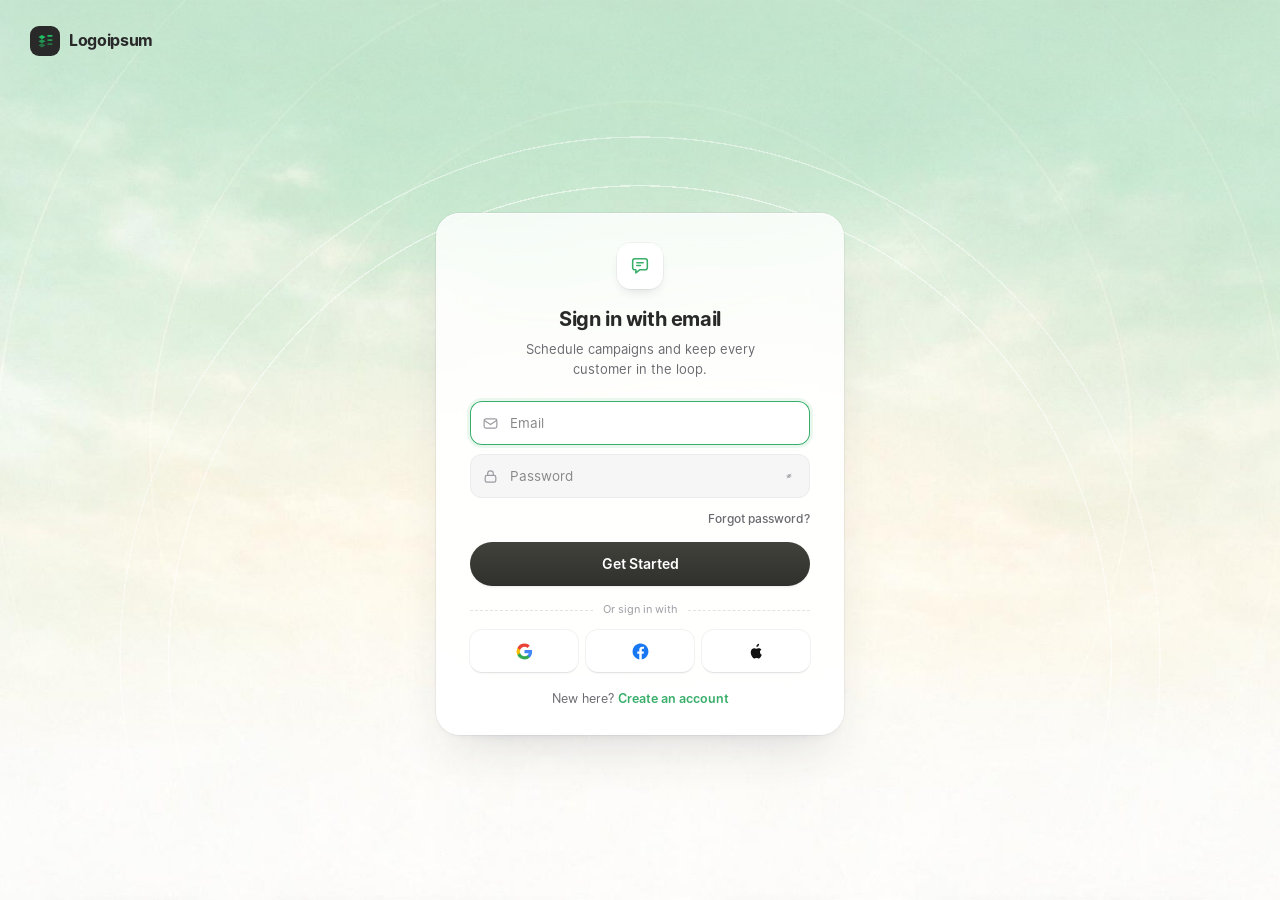
<file: auth.html>
<!DOCTYPE html>
<html lang="en">
<head>
<meta charset="UTF-8" />
<meta name="viewport" content="width=device-width, initial-scale=1.0" />
<title>Sign in — WhatsApp Automation</title>
<link rel="stylesheet" href="css/styles.css" />
<link rel="stylesheet" href="css/auth.css" />
</head>
<body class="auth-body">

<!-- the generated sky sits under everything; the arcs are drawn over it so
     they stay crisp at any viewport size -->
<div class="sky" aria-hidden="true">
  <span class="sky__arcs"></span>
</div>

<header class="auth-brand">
  <span class="auth-brand__mark">
    <svg width="32" height="32" viewBox="0 0 32 32" fill="none" aria-hidden="true">
      <path d="M4 8.5 10 5l6 3.5L10 12 4 8.5Z" fill="#1FBF62"/>
      <path d="M4 15.5 10 12l6 3.5L10 19l-6-3.5Z" fill="#1FBF62" opacity=".75"/>
      <path d="M4 22.5 10 19l6 3.5L10 26l-6-3.5Z" fill="#1FBF62" opacity=".5"/>
      <rect x="19" y="5" width="9" height="3" rx="1.5" fill="#1FBF62"/>
      <rect x="19" y="12" width="9" height="3" rx="1.5" fill="#1FBF62" opacity=".75"/>
      <rect x="19" y="19" width="9" height="3" rx="1.5" fill="#1FBF62" opacity=".5"/>
    </svg>
  </span>
  <span class="auth-brand__name">Logoipsum</span>
</header>

<main class="auth">

  <section class="authcard" aria-labelledby="authTitle">

    <span class="authcard__badge" aria-hidden="true">
      <svg viewBox="0 0 24 24" fill="none">
        <path d="M4 6.5A2.5 2.5 0 0 1 6.5 4h11A2.5 2.5 0 0 1 20 6.5v7a2.5 2.5 0 0 1-2.5 2.5H12l-4.5 3.5V16H6.5A2.5 2.5 0 0 1 4 13.5v-7Z"
              stroke="currentColor" stroke-width="1.7" stroke-linejoin="round"/>
        <path d="M8.5 8.5h7M8.5 11.5h4" stroke="currentColor" stroke-width="1.7" stroke-linecap="round"/>
      </svg>
    </span>

    <h1 class="authcard__title" id="authTitle">Sign in with email</h1>
    <p class="authcard__sub" id="authSub">
      Schedule campaigns and keep every customer in the loop.
    </p>

    <form class="authform" id="authForm" novalidate>

      <!-- sign-up only -->
      <label class="field" id="nameField" hidden>
        <span class="field__icon" aria-hidden="true">
          <svg viewBox="0 0 24 24" fill="none"><circle cx="12" cy="8" r="3.4" stroke="currentColor" stroke-width="1.7"/><path d="M5 19.4c.8-3.2 3.6-5 7-5s6.2 1.8 7 5" stroke="currentColor" stroke-width="1.7" stroke-linecap="round"/></svg>
        </span>
        <input type="text" id="nameInput" name="name" placeholder="Business name" autocomplete="organization" />
      </label>

      <label class="field">
        <span class="field__icon" aria-hidden="true">
          <svg viewBox="0 0 24 24" fill="none"><rect x="3" y="5.5" width="18" height="13" rx="2.6" stroke="currentColor" stroke-width="1.7"/><path d="m4 8 8 5.5L20 8" stroke="currentColor" stroke-width="1.7" stroke-linecap="round" stroke-linejoin="round"/></svg>
        </span>
        <input type="email" id="emailInput" name="email" placeholder="Email" autocomplete="email" required />
      </label>

      <label class="field">
        <span class="field__icon" aria-hidden="true">
          <svg viewBox="0 0 24 24" fill="none"><rect x="4.5" y="10.5" width="15" height="9.5" rx="2.4" stroke="currentColor" stroke-width="1.7"/><path d="M8 10.5V8a4 4 0 0 1 8 0v2.5" stroke="currentColor" stroke-width="1.7" stroke-linecap="round"/></svg>
        </span>
        <input type="password" id="passwordInput" name="password" placeholder="Password" autocomplete="current-password" required />
        <button class="field__peek" type="button" id="peekBtn" aria-label="Show password" aria-pressed="false">
          <svg class="field__peek-off" viewBox="0 0 24 24" fill="none"><path d="M3 12s3.6-6 9-6 9 6 9 6-3.6 6-9 6-9-6-9-6Z" stroke="currentColor" stroke-width="1.7"/><circle cx="12" cy="12" r="2.6" stroke="currentColor" stroke-width="1.7"/><path d="m4 20 16-16" stroke="currentColor" stroke-width="1.7" stroke-linecap="round"/></svg>
          <svg class="field__peek-on" viewBox="0 0 24 24" fill="none"><path d="M3 12s3.6-6 9-6 9 6 9 6-3.6 6-9 6-9-6-9-6Z" stroke="currentColor" stroke-width="1.7"/><circle cx="12" cy="12" r="2.6" stroke="currentColor" stroke-width="1.7"/></svg>
        </button>
      </label>

      <div class="authform__aside">
        <label class="check" id="termsRow" hidden>
          <input type="checkbox" id="termsInput" />
          <span class="check__box" aria-hidden="true">
            <svg viewBox="0 0 24 24" fill="none"><path d="m5 12.5 4.5 4.5L19 7.5" stroke="currentColor" stroke-width="2.8" stroke-linecap="round" stroke-linejoin="round"/></svg>
          </span>
          <span class="check__label">I agree to the Terms and Privacy Policy</span>
        </label>
        <a class="authform__forgot" href="#" id="forgotLink">Forgot password?</a>
      </div>

      <p class="authform__error" id="authError" role="alert" hidden></p>

      <button class="authbtn" type="submit" id="submitBtn">
        <span id="submitLabel">Get Started</span>
      </button>
    </form>

    <div class="authdiv"><span>Or sign in with</span></div>

    <div class="social">
      <button class="social__btn" type="button" aria-label="Continue with Google">
        <svg viewBox="0 0 24 24" aria-hidden="true">
          <path fill="#4285F4" d="M21.6 12.23c0-.71-.06-1.4-.18-2.05H12v3.88h5.38a4.6 4.6 0 0 1-2 3.02v2.5h3.24c1.89-1.74 2.98-4.3 2.98-7.35Z"/>
          <path fill="#34A853" d="M12 22c2.7 0 4.96-.9 6.62-2.42l-3.24-2.5c-.9.6-2.05.96-3.38.96-2.6 0-4.8-1.76-5.59-4.12H3.06v2.59A10 10 0 0 0 12 22Z"/>
          <path fill="#FBBC05" d="M6.41 13.92a6 6 0 0 1 0-3.84V7.49H3.06a10 10 0 0 0 0 9.02l3.35-2.59Z"/>
          <path fill="#EA4335" d="M12 5.94c1.47 0 2.79.5 3.83 1.5l2.87-2.87C16.95 2.98 14.7 2 12 2a10 10 0 0 0-8.94 5.49l3.35 2.59C7.2 7.72 9.4 5.94 12 5.94Z"/>
        </svg>
      </button>
      <button class="social__btn" type="button" aria-label="Continue with Facebook">
        <svg viewBox="0 0 24 24" aria-hidden="true">
          <path fill="#1877F2" d="M22 12.06C22 6.5 17.52 2 12 2S2 6.5 2 12.06c0 5.02 3.66 9.18 8.44 9.94v-7.03H7.9v-2.9h2.54V9.85c0-2.52 1.5-3.91 3.77-3.91 1.09 0 2.24.2 2.24.2v2.46h-1.26c-1.24 0-1.63.78-1.63 1.57v1.89h2.78l-.45 2.9h-2.33V22c4.78-.76 8.44-4.92 8.44-9.94Z"/>
        </svg>
      </button>
      <button class="social__btn" type="button" aria-label="Continue with Apple">
        <svg viewBox="0 0 24 24" aria-hidden="true">
          <path fill="#111" d="M16.36 12.72c.02 2.6 2.28 3.47 2.3 3.48-.2.06-.36 1.24-1.18 2.46-.71 1.05-1.45 2.1-2.62 2.12-1.14.02-1.51-.68-2.82-.68-1.31 0-1.72.66-2.8.7-1.13.04-1.99-1.14-2.7-2.19-1.47-2.13-2.59-6.03-1.08-8.66.75-1.31 2.09-2.14 3.54-2.16 1.1-.02 2.14.75 2.82.75.67 0 1.94-.92 3.27-.79.56.03 2.12.23 3.13 1.71-.08.05-1.87 1.1-1.86 3.26ZM14.4 4.9c.6-.73 1.01-1.75.9-2.76-.86.04-1.91.58-2.54 1.3-.56.65-1.05 1.68-.92 2.68.97.07 1.95-.49 2.56-1.22Z"/>
        </svg>
      </button>
    </div>

    <p class="authswap">
      <span id="swapText">New here?</span>
      <button type="button" id="swapBtn">Create an account</button>
    </p>

  </section>
</main>

<script src="js/auth.js"></script>
</body>
</html>
</file>
<file: css/styles.css>
/* ---------------------------------------------------------------- fonts */
/* Open Runde — SIL OFL 1.1, see assets/fonts/LICENSE.txt */
@font-face{font-family:"Open Runde";src:url("../assets/fonts/OpenRunde-Regular.woff2") format("woff2");font-weight:400;font-style:normal;font-display:swap;}
@font-face{font-family:"Open Runde";src:url("../assets/fonts/OpenRunde-Medium.woff2") format("woff2");font-weight:500;font-style:normal;font-display:swap;}
@font-face{font-family:"Open Runde";src:url("../assets/fonts/OpenRunde-Semibold.woff2") format("woff2");font-weight:600;font-style:normal;font-display:swap;}
@font-face{font-family:"Open Runde";src:url("../assets/fonts/OpenRunde-Bold.woff2") format("woff2");font-weight:700;font-style:normal;font-display:swap;}

/* =====================================================================
   WhatsApp Automation — Campaign Composer
   Static HTML/CSS front-end. Tokens live in :root so the Figma values
   can be swapped in one place.
   ===================================================================== */

:root{
  /* ---- colour ---- */
  --bg-app:        #F1F1F1;
  --bg-workspace:  #FAFAFA;
  --bg-surface:    #FFFFFF;
  --bg-subtle:     #F5F5F5;
  --bg-hover:      #F2F3F5;

  /* Set data-list-bg="tinted" on <html> for the grey list the gradient
     shadow needs; the time chip follows so it stays legible either way. */
  --bg-list:       #FFFFFF;
  --chip:          #F5F5F5;

  --brand:         #38AE6A;
  --brand-soft:    rgba(56,174,106,.10);
  --brand-line:    #38AE6A;

  --text-strong:   #292929;
  --text-body:     #6A6970;
  --text-muted:    #6A6970;
  --text-placeholder: #88888A;   /* empty composer / draft state */
  --text-faint:    #9C9BA3;

  --line:          #EEEFF1;
  --stroke:        rgba(41,41,41,.10);   /* 292929 @ 10% */
  --line-strong:   #E4E6EA;

  --dark:          #16161A;
  /* Confirm button, from Figma: linear, top to bottom */
  --btn-dark:      linear-gradient(180deg, #42423C 0%, #2F2F2C 100%);
  --rule:          rgba(41,41,41,.15);


  /* ---- gradient shadow (see .gradient-shadow) ----
     The lab01.dev recipe: a blurred gradient copy of the
     shape under its bottom edge, and a 1px gradient border that fades out
     toward the top. Stops follow that demo's easing curve, so the blend has
     no visible midpoint band. Stops are the reference demo's own teal -> orange ramp;
     tools/easing_gradient.py regenerates it for any other pair. */
  --grad: linear-gradient(90deg, #6DD3CE 0%, #6ED2CC 11.79%, #72CFC8 21.38%, #77CBC1 29.12%, #7EC5B7 35.34%, #86BEAC 40.37%, #90B69E 44.56%, #9BAD90 48.24%, #A6A480 51.76%, #B39A70 55.44%, #BF905F 59.63%, #CB854E 64.66%, #D87B3D 70.88%, #E3722D 78.62%, #EF681E 88.21%, #F96010 100%);

  /* Straight from the reference demo (60px button: 90%/60%, bottom -2px,
     blur 15px, glow .5, face white/80, ring .3). Only blur and offset are
     scaled by shape height — the card is ~110px, so x1.8. */
  --glow-w: 90%;
  --glow-h: 60%;
  --glow-y: -4px;     /* how far it sits below the shape */
  --glow-blur: 27px;
  --glow-op: .5;
  --ring-op: .3;
  --surface-op: .8;

  /* ---- radius ---- */
  --r-xs: 8px;
  --r-sm: 10px;
  --r-md: 12px;
  --r-lg: 16px;
  --r-xl: 20px;
  --r-2xl: 24px;
  --r-pill: 999px;

  /* ---- elevation ----
     The six stacked drop shadows from Figma, all #2A3346 at low opacity.
     --sh-md is the full stack and is what most raised surfaces use;
     --sh-sm is the first three layers for small in-list elements. */
  --sh-1: 0 1px  1px  -0.5px rgba(42,51,70,.03);
  --sh-2: 0 2px  2px  -1px   rgba(42,51,70,.04);
  --sh-3: 0 3px  3px  -1.5px rgba(42,51,70,.04);
  --sh-4: 0 5px  5px  -2.5px rgba(42,51,70,.03);
  --sh-5: 0 10px 10px -5px   rgba(42,51,70,.03);
  --sh-6: 0 24px 24px -8px   rgba(42,51,70,.03);

  --sh-sm: var(--sh-1), var(--sh-2), var(--sh-3);
  --sh-md: var(--sh-1), var(--sh-2), var(--sh-3), var(--sh-4), var(--sh-5), var(--sh-6);
  --sh-lg: var(--sh-md);

  /* ---- layout ---- */
  --sidebar-w: 252px;
  --panel-w:   388px;
  --phone-w:   320px;
  --phone-scale: .58;

  --font: "Open Runde", -apple-system, BlinkMacSystemFont, "Segoe UI", Roboto, Helvetica, Arial, sans-serif;
}

:root[data-list-bg="tinted"]{ --bg-list:#F3F2F2; --chip:#E8E7E8; }

*,*::before,*::after{ box-sizing:border-box; }

html,body{ height:100%; }

body{
  margin:0;
  font-family:var(--font);
  font-size:14px;
  line-height:1.45;
  color:var(--text-body);
  background:var(--bg-app);
  -webkit-font-smoothing:antialiased;
  text-rendering:optimizeLegibility;
}

button{ font:inherit; color:inherit; background:none; border:0; cursor:pointer; }
input{ font:inherit; color:inherit; }
a{ color:inherit; text-decoration:none; }
svg{ display:block; }

/* ---------------------------------------------------------------- shell */
.app{
  display:flex;
  gap:8px;
  height:100vh;
  padding:16px 14px 16px 20px;
}

/* -------------------------------------------------------------- sidebar */
.sidebar{
  width:var(--sidebar-w);
  flex:0 0 var(--sidebar-w);
  display:flex;
  flex-direction:column;
  padding:8px 12px 8px 4px;
}

.sidebar__logo{
  display:flex;
  align-items:center;
  gap:10px;
  padding:6px 12px 0;
  margin-bottom:26px;
}
.sidebar__logo-text{
  font-size:22px;
  font-weight:700;
  letter-spacing:-.02em;
  color:var(--text-strong);
}

.sidebar__nav{ display:flex; flex-direction:column; gap:4px; }

.nav-item{
  width:100%;
  text-align:left;
  cursor:pointer;
  display:flex;
  align-items:center;
  gap:12px;
  height:52px;
  padding:0 18px;
  border:1px solid transparent;
  border-radius:var(--r-pill);
  color:var(--text-body);
  transition:background .15s ease, border-color .15s ease, box-shadow .15s ease;
}
.nav-item:hover{ background:rgba(255,255,255,.65); }
.nav-item.is-active{
  background:var(--bg-surface);
  border-color:var(--line);
  box-shadow:var(--sh-md);
  color:var(--text-strong);
}
.nav-item__icon{ width:20px; height:20px; color:var(--text-muted); }
.nav-item__icon svg{ width:100%; height:100%; }
.nav-item.is-active .nav-item__icon{ color:var(--text-strong); }
.nav-item__label{ font-size:15px; font-weight:500; }

/* ---- expandable group ---- */
.nav-item--parent{ padding-right:14px; }
.nav-item__caret{
  margin-left:auto;
  width:16px; height:16px;
  color:var(--text-faint);
  transition:transform .2s cubic-bezier(.2,.7,.3,1);
}
.nav-item__caret svg{ width:100%; height:100%; }
.nav-item--parent[aria-expanded="true"] .nav-item__caret{ transform:rotate(180deg); }

/* The rail is the parent's own left edge continued downward, so the
   children read as belonging to it rather than as a second list. */
.navsub{
  position:relative;
  margin:4px 0 4px 26px;
  padding-left:12px;
  display:flex;
  flex-direction:column;
  gap:1px;
}
.navsub[hidden]{ display:none; }
.navsub::before{
  content:"";
  position:absolute;
  left:0; top:4px; bottom:4px;
  width:1.5px;
  border-radius:1px;
  background:var(--line-strong);
}
.navsub__item{
  display:flex;
  align-items:center;
  gap:8px;
  width:100%;
  padding:8px 9px;
  border-radius:var(--r-sm);
  font-size:13px;
  font-weight:500;
  color:var(--text-muted);
  text-align:left;
  transition:background .12s ease, color .12s ease;
}
.navsub__item:hover{ background:rgba(255,255,255,.7); color:var(--text-strong); }
.navsub__label{ min-width:0; overflow:hidden; text-overflow:ellipsis; white-space:nowrap; }
/* the chevron only appears where you are, as in the reference */
.navsub__chev{
  margin-left:auto;
  width:14px; height:14px;
  flex:0 0 14px;
  opacity:0;
  color:var(--text-faint);
  transition:opacity .12s ease;
}
.navsub__chev svg{ width:100%; height:100%; }
.navsub__item:hover .navsub__chev,
.navsub__item.is-active .navsub__chev{ opacity:1; }
.navsub__item.is-active{
  background:var(--bg-surface);
  box-shadow:0 0 0 1px var(--line), var(--sh-sm);
  color:var(--text-strong);
  font-weight:600;
}
.navsub__item--out{ color:#C7452F; }
.navsub__item--out:hover{ background:rgba(199,69,47,.07); color:#C7452F; }
.navsub__item--out .navsub__chev{ color:#C7452F; }

.account{
  margin-top:auto;
  display:flex;
  align-items:center;
  gap:12px;
  width:100%;
  padding:12px;
  background:var(--bg-surface);
  border-radius:var(--r-lg);
  box-shadow:0 0 0 1px var(--line), var(--sh-md);
  text-align:left;
}
.account__avatar{ width:40px; height:40px; flex:0 0 40px; border-radius:50%; overflow:hidden; }
.account__avatar img{ width:100%; height:100%; display:block; }
.account__meta{ display:flex; flex-direction:column; min-width:0; }
.account__name{ font-size:14px; font-weight:600; color:var(--text-strong); }
.account__mail{ font-size:12px; color:var(--text-muted); overflow:hidden; text-overflow:ellipsis; white-space:nowrap; }

/* A screen that does not exist yet says so, rather than swallowing the
   click and leaving the nav highlighted over the same view. */
.toast{
  position:fixed;
  right:26px;
  bottom:26px;
  z-index:80;
  max-width:290px;
  padding:10px 14px;
  background:var(--dark);
  border-radius:var(--r-md);
  box-shadow:var(--sh-md);
  font-size:12.5px;
  font-weight:500;
  line-height:1.4;
  color:#fff;
  animation:toast-in .22s cubic-bezier(.2,.7,.3,1);
}
.toast[hidden]{ display:none; }
@keyframes toast-in{
  from{ opacity:0; transform:translateY(8px); }
  to  { opacity:1; transform:none; }
}
@media (prefers-reduced-motion: reduce){
  .toast{ animation:none; }
}

/* ------------------------------------------------------------ workspace */
/* A column now: the connection banner sits above the panel/composer row so
   it spans the whole workspace rather than one column of it. */
.workspace{
  flex:1;
  min-width:0;
  display:flex;
  flex-direction:column;
  padding:14px;
  background:var(--bg-workspace);
  border-radius:var(--r-2xl);
  box-shadow:0 0 0 1px rgba(16,24,40,.03);
  overflow:hidden;
}
.workspace__body{
  flex:1;
  min-height:0;
  display:flex;
  gap:24px;
}

/* ------------------------------------------------- connection banner */
/* Amber, not green: green is this product's "fine" and this is not fine.
   Not dismissible either — hiding it would hide the reason nothing sends. */
.wabanner{
  display:flex;
  align-items:center;
  gap:13px;
  margin-bottom:14px;
  padding:12px 14px 12px 16px;
  background:linear-gradient(180deg, #FFF9EC 0%, #FEF5E1 100%);
  border-radius:var(--r-lg);
  box-shadow:inset 0 0 0 1px rgba(180,120,20,.16), var(--sh-sm);
  animation:banner-in .34s cubic-bezier(.2,.7,.3,1) both;
}
.wabanner[hidden]{ display:none; }
@keyframes banner-in{
  from{ opacity:0; transform:translateY(-6px); }
  to  { opacity:1; transform:none; }
}
.wabanner__icon{
  display:grid; place-items:center;
  width:34px; height:34px; flex:0 0 34px;
  border-radius:10px;
  background:rgba(196,132,22,.13);
  color:#A9741A;
}
.wabanner__icon svg{ width:19px; height:19px; }
.wabanner__text{ min-width:0; }
.wabanner__title{
  display:block;
  font-size:13.5px;
  font-weight:600;
  color:#6B4A0C;
}
.wabanner__body{
  display:block;
  margin-top:2px;
  font-size:12.5px;
  line-height:1.4;
  color:#8A6417;
}
.wabanner__btn{
  margin-left:auto;
  flex:0 0 auto;
  height:36px;
  padding:0 16px;
  border:0;
  border-radius:var(--r-pill);
  background:var(--btn-dark);
  box-shadow:var(--sh-sm);
  font:inherit;
  font-size:13px;
  font-weight:600;
  color:#fff;
  cursor:pointer;
  transition:filter .15s ease;
}
.wabanner__btn:hover{ filter:brightness(1.14); }

@media (max-width:900px){
  .wabanner{ flex-wrap:wrap; }
  .wabanner__btn{ margin-left:47px; }
}
@media (prefers-reduced-motion: reduce){ .wabanner{ animation:none; } }

/* ------------------------------------------------------- schedule panel */
.panel{
  width:var(--panel-w);
  flex:0 0 var(--panel-w);
  display:flex;
  flex-direction:column;
  background:var(--bg-surface);
  border:1px solid var(--line);
  border-radius:var(--r-xl);
  box-shadow:var(--sh-md);
  overflow:hidden;
}

.panel__head{ position:relative; padding:20px 22px 16px; border-bottom:1px solid var(--line); }
.panel__month{
  display:flex;
  align-items:center;
  gap:4px;
  margin:0 0 14px;
  padding:2px 6px 2px 0;
  border-radius:var(--r-xs);
  font-size:15px;
  font-weight:500;
  color:var(--text-muted);
  transition:color .15s ease;
}
.panel__month:hover{ color:var(--text-strong); }
.panel__month-caret{
  width:16px; height:16px;
  transition:transform .2s ease;
}
.panel__month[aria-expanded="true"] .panel__month-caret{ transform:rotate(180deg); }

/* ------------------------------------------------------- month popover */
.monthpop{
  position:absolute;
  top:46px;
  left:18px;
  z-index:20;
  width:268px;
  padding:12px;
  background:var(--bg-surface);
  border:1px solid var(--line);
  border-radius:var(--r-lg);
  box-shadow:var(--sh-md);
  transform-origin:top left;
  animation:monthpop-in .16s ease-out;
}
.monthpop[hidden]{ display:none; }

@keyframes monthpop-in{
  from{ opacity:0; transform:translateY(-4px) scale(.98); }
  to  { opacity:1; transform:none; }
}
@media (prefers-reduced-motion: reduce){
  .monthpop{ animation:none; }
}

.monthpop__head{
  display:flex;
  align-items:center;
  justify-content:space-between;
  margin-bottom:8px;
}
.monthpop__title{ font-size:14px; font-weight:600; color:var(--text-strong); }
.monthpop__nav{
  width:26px; height:26px;
  display:grid; place-items:center;
  border-radius:var(--r-xs);
  color:var(--text-muted);
}
.monthpop__nav:hover{ background:var(--bg-hover); color:var(--text-strong); }
.monthpop__nav svg{ width:15px; height:15px; }

.monthpop__dows,
.monthpop__grid{
  display:grid;
  grid-template-columns:repeat(7,1fr);
  gap:2px;
}
.monthpop__dows{ margin-bottom:2px; }
.monthpop__dows span{
  text-align:center;
  font-size:11px;
  font-weight:500;
  color:var(--text-muted);
}

.mday{
  position:relative;
  height:32px;
  border-radius:var(--r-xs);
  font-size:13px;
  font-weight:500;
  color:var(--text-strong);
  transition:background .12s ease;
}
.mday:hover{ background:var(--bg-hover); }
.mday--out{ color:var(--text-faint); }
.mday--today:not(.mday--on){ color:var(--brand); font-weight:600; }
.mday--on{
  background:var(--brand);
  color:#fff;
  font-weight:600;
}
.mday--on:hover{ background:var(--brand); }
.mday--off{ opacity:.3; cursor:default; }
.mday--off:hover{ background:none; }
.mday__dot{
  position:absolute;
  left:50%;
  bottom:4px;
  width:4px; height:4px;
  margin-left:-2px;
  border-radius:50%;
  background:var(--brand);
}
.mday--on .mday__dot{ background:#fff; }

.datestrip{ display:flex; align-items:center; gap:2px; padding-bottom:4px; }
.datestrip__arrow{
  width:28px; height:28px; flex:0 0 28px;
  display:grid; place-items:center;
  border-radius:50%;
  color:var(--text-muted);
}
.datestrip__arrow:hover{ background:var(--bg-hover); color:var(--text-strong); }
.datestrip__arrow svg{ width:18px; height:18px; }

/* 4px is the floor for the gap, so the pills flex down to --dpill-min before
   the strip gives up and renders fewer days (see daysThatFit in app.js). */
.datestrip__list{
  --dpill-min: 34px;
  --dpill-gap: 4px;
  flex:1;
  min-width:0;          /* without this the pills' min-width becomes the
                           strip's floor and clientWidth never reports the
                           squeeze, so the day count could not react to it */
  display:flex;
  /* Centred rather than spread: when the strip drops days the leftovers
     would otherwise blow the gaps out to 20px+ between three lonely pills. */
  justify-content:center;
  gap:var(--dpill-gap);
  margin:0; padding:0;
  list-style:none;
}
.datestrip__list > li{ flex:1 1 0; min-width:var(--dpill-min); max-width:38px; }
/* Selected state is a single element: one 1px stroke around the whole shape,
   with the green lip as the bottom 3px of the background so the same radius
   clips both. Stacking two stroked frames made the lip read as ragged where
   the strokes crossed at the corners.

   border-box + no-repeat are load-bearing — the default padding-box tile is
   2px shorter than the painted area, so the band repeats and wraps to the
   top edge. */
.dpill{
  position:relative;
  display:flex;
  flex-direction:column;
  align-items:center;
  justify-content:center;
  width:100%;
  height:51px;
  padding:8px 4px;
  gap:4px;
  border-radius:var(--r-xs);
  color:var(--text-body);
  transition:background .15s ease;
}
.dpill:hover{ background:var(--bg-hover); }
/* Only the two labels are lifted above the background. The dot is left out
   on purpose: giving it position:relative here beat its own absolute rule on
   specificity, so it rejoined the flex flow and shunted the labels 2px up on
   every day that had campaigns. */
.dpill__num, .dpill__day{ position:relative; z-index:1; }
.dpill__num{ font-size:16px; font-weight:500; line-height:1; letter-spacing:-.01em; }
.dpill__day{ font-size:13px; font-weight:500; line-height:1; color:var(--text-muted); }

/* The lip is a zero-blur box-shadow: a copy of the very same silhouette
   offset 3px down. Its corner curve is a pure translation of the card's, so
   the band keeps an even thickness the whole way round and there is no seam
   to gap — which is what stacking two separate strokes kept producing. */
.dpill.is-active{
  background:var(--bg-surface);
  box-shadow:0 3px 0 0 var(--brand), 0 0 0 1px var(--stroke);
  color:var(--text-strong);
}

/* ---------------------------------------------------------------------
   Gradient shadow — not used on this screen. Kept as an opt-in component
   after https://lab01.dev/experiments/12/ for reuse elsewhere (the
   WhatsApp connection screen is the obvious candidate: one focal card,
   quiet surroundings, which is where this technique earns its keep).

   Usage — three layers, glow and surface as real elements because a
   negative z-index child would paint behind an ancestor's background:

     <div class="gradient-shadow">
       <span class="layer layer--glow"></span>
       <span class="layer layer--surface"></span>
       ... content ...
     </div>

   Needs a tinted ground to read; on white the halo all but disappears and
   only the ring survives. Scale --glow-blur and --glow-y with the shape's
   height (the reference is 15px / -2px on a 60px-tall button) and leave
   every other value alone.
   --------------------------------------------------------------------- */
.gradient-shadow{ position:relative; }
.gradient-shadow > :not(.layer){ position:relative; z-index:1; }

.gradient-shadow > .layer{
  position:absolute;
  border-radius:inherit;
  pointer-events:none;
  z-index:0;
}
.gradient-shadow > .layer--glow{
  left:50%;
  transform:translateX(-50%);
  bottom:var(--glow-y);
  width:var(--glow-w);
  height:var(--glow-h);
  background:var(--grad);
  filter:blur(var(--glow-blur));
  opacity:var(--glow-op);
}
.gradient-shadow > .layer--surface{
  inset:0;
  background:rgba(255,255,255,var(--surface-op));
  box-shadow:0 0 0 1px rgba(0,0,0,.05), inset 0 1px 1px rgba(255,255,255,1);
}

/* 1px gradient border: a 1px padding ring exposed by a padding-box mask,
   then faded toward the top by a second mask layer. */
.gradient-shadow::after{
  content:"";
  position:absolute;
  inset:-1px;
  padding:1px;
  border-radius:inherit;
  background:var(--grad);
  opacity:var(--ring-op);
  pointer-events:none;
  mask-image:linear-gradient(to top, #000, transparent 100%),
             linear-gradient(#000 0 0),
             linear-gradient(#000 0 0);
  mask-clip:border-box, content-box, border-box;
  mask-composite:intersect, exclude, add;
}

.dpill.is-active .dpill__day{ color:var(--brand); }

/* Today, when it is not the selected day, is emphasised but never green —
   green is the selection's colour alone, and two greens in the strip read as
   two selections. */
.dpill.is-today:not(.is-active) .dpill__num{ color:var(--text-strong); font-weight:600; }

/* a day that has campaigns in the current tab */
.dpill__dot{
  position:absolute;
  bottom:3px;
  width:4px; height:4px;
  border-radius:50%;
  background:var(--brand);
  opacity:.55;
}
.dpill.is-active .dpill__dot{ display:none; }
.dpill__dot[hidden]{ display:none; }
/* hollow: this day's campaigns are real, they just live in another tab */
.dpill__dot--other{ background:transparent; box-shadow:inset 0 0 0 1.5px var(--brand); opacity:.8; }

/* A past day with nothing on it cannot be opened and cannot be filled, so it
   is shown as unavailable rather than silently ignoring the tap. */
.dpill.is-off{ opacity:.38; cursor:default; }
.dpill.is-off:hover{ background:none; }

/* segmented control */
.segmented{
  padding:14px 22px;
  border-bottom:1px solid var(--line);
}
.segmented__track{
  position:relative;
  display:grid;
  grid-template-columns:repeat(3,1fr);
  gap:6px;
}

/* The highlight is one rectangle that travels between tabs rather than
   fading in place. --i is the active index; the slot pitch is the thumb's
   own width plus the 6px gap, so translateX in % does the arithmetic. */
.segmented__thumb{
  position:absolute;
  top:0; left:0;
  height:100%;
  width:calc((100% - 12px) / 3);
  border-radius:var(--r-sm);
  background:var(--brand-soft);
  transform:translateX(calc((100% + 6px) * var(--i, 2)));
  transition:transform .34s cubic-bezier(.34, 1.12, .42, 1);
}
.segmented__item{
  position:relative;
  z-index:1;
  height:40px;
  border-radius:var(--r-sm);
  font-size:16px;
  font-weight:500;
  color:var(--text-muted);
  transition:color .2s ease;
}
.segmented__item:hover{ color:var(--text-strong); }
.segmented__item.is-active{
  color:var(--brand);
  font-weight:600;
}

@media (prefers-reduced-motion: reduce){
  .segmented__thumb{ transition:none; }
}

/* create new draft */
.new-draft{
  display:flex;
  align-items:center;
  justify-content:space-between;
  width:100%;
  padding:18px 22px;
  font-size:16px;
  font-weight:500;
  color:var(--text-strong);
  border-bottom:1px solid var(--line);
  transition:background .15s ease;
}
.new-draft:hover{ background:var(--bg-subtle); }
.new-draft__plus{ width:22px; height:22px; color:var(--text-body); }
.new-draft__plus svg{ width:100%; height:100%; }

/* search */
.panel__search{ padding:14px 22px 4px; }
.search{
  display:flex;
  align-items:center;
  gap:10px;
  height:44px;
  padding:0 14px;
  background:var(--bg-subtle);
  border:1px solid transparent;
  border-radius:var(--r-md);
  box-shadow:inset 0 0.41px 1.65px rgba(0,0,0,.08);
  transition:border-color .15s ease, background .15s ease;
}
.search:focus-within{ background:var(--bg-surface); border-color:var(--line-strong); }
.search__icon{ width:18px; height:18px; color:var(--text-faint); }
.search__icon svg{ width:100%; height:100%; }
.search input{
  flex:1; min-width:0;
  border:0; outline:0; background:none;
  font-size:15px;
}
.search input::placeholder{ color:var(--text-faint); }
.search input::-webkit-search-cancel-button{ -webkit-appearance:none; }

/* scrollable list */
.panel__scroll{
  flex:1;
  overflow-y:auto;
  background:var(--bg-list);
  padding:18px 22px 24px;
  scrollbar-width:thin;
  scrollbar-color:#DDD transparent;
}
.panel__scroll::-webkit-scrollbar{ width:6px; }
.panel__scroll::-webkit-scrollbar-thumb{ background:#DDD; border-radius:3px; }

.daygroup + .daygroup{ margin-top:22px; }
.daygroup.is-selected .daygroup__title{ color:var(--brand); }

/* The selected day when it holds nothing — a slot to fill, not a gap. */
.dayempty{
  display:flex;
  flex-wrap:wrap;
  align-items:center;
  gap:10px;
  padding:14px 16px;
  border:1px dashed var(--line-strong);
  border-radius:var(--r-md);
}
.dayempty__text{ margin:0; font-size:13px; color:var(--text-faint); }
.dayempty__add{
  padding:5px 10px;
  border-radius:var(--r-pill);
  background:var(--brand-soft);
  font-size:12.5px;
  font-weight:600;
  color:var(--brand);
}
.dayempty__add:hover{ background:rgba(56,174,106,.16); }
.dayempty__link{
  margin-left:auto;
  font-size:12.5px;
  font-weight:500;
  color:var(--text-body);
  text-decoration:underline;
  text-underline-offset:2px;
}
.dayempty__link:hover{ color:var(--text-strong); }
.daygroup__title{
  display:flex;
  align-items:center;
  gap:8px;
  margin:0 0 12px;
  font-size:15px;
  font-weight:600;
  color:var(--text-strong);
}
.daygroup__icon{ width:18px; height:18px; color:var(--text-muted); }
.daygroup__icon svg{ width:100%; height:100%; }

.slot{ padding-bottom:3px; }
.slot + .slot{ margin-top:16px; }
/* Figma has the chip and the card overlapping by 4px. The chip tucks behind
   the card, and its square bottom corners run into the card's top edge. */
.slot__time{
  position:relative;
  z-index:0;
  display:inline-block;
  margin-left:16px;      /* lines up with the card's 16px padding */
  margin-bottom:-4px;
  padding:3px 10px 7px;
  background:var(--chip);
  border-radius:var(--r-xs) var(--r-xs) 0 0;
  font-size:12px;
  font-weight:500;
  color:var(--text-muted);
}

/* Same single-element construction as the date pill. */
/* The outline is a box-shadow ring rather than a border, so the green lip
   can paint over it. Shadows paint first-listed on top: the lip is a copy of
   the silhouette offset 3px down, and where it overlaps the ring's bottom
   edge it covers it — so the outline reads as one stroke that turns green at
   the bottom, instead of a grey stroke with a second green one under it. */
.campaign{
  position:relative;
  z-index:1;                 /* sits over the time chip tucked beneath it */
  padding:16px;
  background:var(--bg-surface);
  border-radius:var(--r-lg);
  box-shadow:0 0 0 1px var(--stroke);
  cursor:pointer;
  outline:0;
  transition:box-shadow .15s ease;
}
.campaign:hover{ box-shadow:0 0 0 1px rgba(41,41,41,.18); }
.campaign > *{ position:relative; z-index:1; }

.campaign.is-selected,
.campaign.is-selected:hover{
  box-shadow:0 3px 0 0 var(--brand), 0 0 0 1px var(--stroke);
}

.campaign__title{
  margin:0 0 6px;
  font-size:16px;
  font-weight:600;
  color:var(--text-strong);
}
.campaign__excerpt{
  margin:0 0 14px;
  font-size:14px;
  line-height:1.55;
  color:var(--text-muted);
  display:-webkit-box;
  -webkit-line-clamp:2;
  -webkit-box-orient:vertical;
  overflow:hidden;
}
.campaign__excerpt.is-empty{ font-style:italic; color:var(--text-faint); }

.campaign__foot{ display:flex; align-items:center; gap:12px; min-height:24px; }
.stack{ display:flex; }
.stack__img{
  width:24px; height:24px;
  border-radius:50%;
  border:2px solid var(--bg-surface);
  object-fit:cover;
}
.stack__img + .stack__img{ margin-left:-8px; }
.campaign__more{ font-size:13px; color:var(--text-muted); }

/* empty state */
.empty{
  display:flex;
  flex-direction:column;
  align-items:center;
  gap:12px;
  padding:56px 20px;
  text-align:center;
  color:var(--text-faint);
}
.empty__icon{ width:26px; height:26px; }
.empty__icon svg{ width:100%; height:100%; }
.empty p{ margin:0; font-size:14px; max-width:24ch; line-height:1.5; }

/* --------------------------------------------------------------- composer */
.composer{
  flex:1;
  min-width:0;
  display:grid;
  grid-template-columns:minmax(0,1fr) auto;
  grid-template-rows:1fr auto;
  gap:24px;
  padding:24px 10px 6px 6px;
}

.composer__body{ grid-column:1; grid-row:1; min-width:0; padding-top:6px; }

/* Nothing selected: the composer has no message to hold, so it says so
   instead of presenting an editable blank that looks like a new one. */
.composer.is-empty > :not(.composer__empty){ display:none; }
.composer__empty{
  grid-column:1 / -1;
  grid-row:1 / -1;
  display:flex;
  flex-direction:column;
  align-items:center;
  justify-content:center;
  gap:10px;
  text-align:center;
  color:var(--text-faint);
}
.composer__empty[hidden]{ display:none; }
.composer__empty-title{
  margin:2px 0 0;
  font-size:17px;
  font-weight:600;
  letter-spacing:-.01em;
  color:var(--text-strong);
}
.composer__empty-body{ margin:0; font-size:13.5px; max-width:34ch; line-height:1.55; }
.composer__empty .btn--primary{ margin-top:8px; padding:0 16px; }

/* ---- hero art ----
   The render's studio grey is a shade off the workspace, so a radial mask
   dissolves its edges instead of letting a rectangle seam show. The float is
   the reference language's levitation, slowed to furniture speed. */
.composer__empty-art{
  width:min(320px, 70%);
  -webkit-mask-image:radial-gradient(72% 68% at 50% 48%, #000 52%, transparent 97%);
          mask-image:radial-gradient(72% 68% at 50% 48%, #000 52%, transparent 97%);
  animation:art-float 5.2s ease-in-out infinite alternate;
}
@keyframes art-float{
  from{ transform:translateY(4px); }
  to  { transform:translateY(-5px); }
}
@media (prefers-reduced-motion: reduce){ .composer__empty-art{ animation:none; } }

/* variant switching: image by default, thread or icon one class away */
.composer__empty .unwritten{ display:none; }
.composer__empty--thread .unwritten{ display:flex; }
.composer__empty--thread .composer__empty-art{ display:none; }
.composer__empty--plain .composer__empty-art{ display:none; }

/* ---- the unwritten thread ----
   A cropped slice of a real exchange: an incoming bubble and a green reply
   fading out at the top the way the reference invoice is cut mid-row, and
   the one message not written yet crisp at the bottom, held by four green
   focus corners with the caret already blinking. Geometry, radii, meta row
   and tick marks are the phone preview's own, so this is the product's chat
   at rest, not placeholder furniture. */
.unwritten{
  display:flex;
  flex-direction:column;
  gap:13px;
  width:288px;
  padding-top:10px;
  /* the conversation has been going on for longer than the frame shows */
  -webkit-mask-image:linear-gradient(180deg, transparent 0, rgba(0,0,0,.72) 22%, #000 46%);
          mask-image:linear-gradient(180deg, transparent 0, rgba(0,0,0,.72) 22%, #000 46%);
}
.unwritten__row{ display:flex; align-items:flex-end; gap:8px; }
.unwritten__row--out{ justify-content:flex-end; }
.unwritten__row--draft{ justify-content:flex-end; margin-top:9px; }

.unwritten__avatar{
  width:22px; height:22px; flex:0 0 22px;
  border-radius:50%;
  background:linear-gradient(150deg, #E9EAEC 0%, #DDDFE2 100%);
  box-shadow:inset 0 1px 0 rgba(255,255,255,.8), 0 1px 2px rgba(42,51,70,.08);
}

.unwritten__bub{
  position:relative;
  display:flex;
  flex-direction:column;
  justify-content:center;
  gap:6px;
  padding:11px 13px;
  border-radius:13px;
}
.unwritten__bub i{
  display:block;
  height:6px;
  border-radius:3px;
  background:currentColor;
  opacity:.2;
}

/* said, and receding — depth is opacity and a touch of blur, never colour */
.unwritten__bub--in{
  width:158px;
  border-bottom-left-radius:5px;
  background:var(--bg-surface);
  color:var(--text-body);
  box-shadow:0 0 0 1px var(--line), var(--sh-sm);
  opacity:.68;
  filter:blur(.4px);
}
.unwritten__bub--in i:last-child{ width:62%; }

.unwritten__bub--out{
  width:184px;
  padding-bottom:8px;
  border-bottom-right-radius:5px;
  background:linear-gradient(180deg, #EAF7F0 0%, #E2F3EA 100%);
  color:var(--brand);
  box-shadow:inset 0 1px 0 rgba(255,255,255,.7), 0 0 0 1px rgba(56,174,106,.12), var(--sh-sm);
  opacity:.85;
}
.unwritten__bub--out i:last-child{ width:48%; }
.unwritten__meta{
  display:flex;
  align-items:center;
  justify-content:flex-end;
  gap:3px;
  margin-top:1px;
  font-size:8.5px;
  font-weight:500;
  letter-spacing:.02em;
  color:rgba(56,174,106,.75);
}
.unwritten__meta svg{ width:11px; height:8px; color:#53BDEB; }

/* not said yet: the focus corners are the invoice reference's TO-field
   brackets — they mark where the next thing goes without shouting */
.unwritten__frame{
  position:relative;
  display:block;
  padding:6px;
}
.unwritten__frame::before,
.unwritten__frame::after{
  content:"";
  position:absolute;
  width:15px; height:15px;
  border:1.5px solid rgba(56,174,106,.65);
}
.unwritten__frame::before{
  top:0; left:0;
  border-right:0; border-bottom:0;
  border-top-left-radius:7px;
}
.unwritten__frame::after{
  right:0; bottom:0;
  border-left:0; border-top:0;
  border-bottom-right-radius:7px;
}
.unwritten__bub--draft{
  width:196px;
  height:48px;
  border-bottom-right-radius:5px;
  background:var(--bg-surface);
  box-shadow:0 0 0 1px var(--line), var(--sh-md);
  align-items:flex-start;
}
.unwritten__caret{
  width:2px;
  height:17px;
  margin-left:3px;
  border-radius:1px;
  background:var(--brand);
  animation:caret-blink 1.15s steps(1, end) infinite;
}
@keyframes caret-blink{ 0%,55%{ opacity:1; } 56%,100%{ opacity:0; } }

/* one quiet entrance: the exchange settles in, oldest first */
.unwritten__row{ animation:row-in .5s cubic-bezier(.2,.7,.3,1) both; }
.unwritten__row--in{ animation-delay:.05s; }
.unwritten__row--out{ animation-delay:.13s; }
.unwritten__row--draft{ animation-delay:.21s; }
@keyframes row-in{
  from{ opacity:0; transform:translateY(7px); }
  to  { opacity:1; transform:none; }
}
@media (prefers-reduced-motion: reduce){
  .unwritten__caret, .unwritten__row{ animation:none; }
}

/* the icon-only version this replaced, kept one class away */
.composer__empty-icon{ display:none; }
.composer__empty--plain .unwritten{ display:none; }
.composer__empty--plain .composer__empty-icon{
  display:block;
  width:34px; height:34px;
  color:var(--line-strong);
}
.composer__empty--plain .composer__empty-icon svg{ width:100%; height:100%; }
.composer__empty--plain .composer__empty-title{ margin-top:2px; font-size:16px; }

/* contenteditable rather than an input: a long campaign title has to wrap
   onto a second line, and an input can only ever clip or ellipsise. */
.composer__title{
  display:block;
  width:100%;
  outline:0;
  font-size:30px;
  font-weight:600;
  line-height:1.25;
  letter-spacing:-.02em;
  color:var(--text-strong);
  margin-bottom:20px;
  overflow-wrap:anywhere;
}
.composer__title:empty::before{
  content:attr(data-placeholder);
  color:var(--text-placeholder);
}

.composer__editor{
  min-height:200px;
  outline:0;
  font-size:19px;
  line-height:1.6;
  color:var(--text-strong);
}
.composer__editor:empty::before{
  content:attr(data-placeholder);
  color:var(--text-placeholder);
}

/* ------------------------------------------------------------ phone preview */
.preview{
  grid-column:2; grid-row:1;
  width:calc(var(--phone-w) * var(--phone-scale));
  height:calc(690px * var(--phone-scale));
}

.phone{
  width:var(--phone-w);
  height:690px;
  transform:scale(var(--phone-scale));
  transform-origin:top left;
  display:flex;
  flex-direction:column;
  background:var(--bg-surface);
  border:1px solid #E7E7E7;
  border-radius:34px;
  box-shadow:var(--sh-lg);
  overflow:hidden;
}

.phone__statusbar{
  display:flex; align-items:center; justify-content:space-between;
  padding:12px 24px 4px;
  font-size:13px; font-weight:600; color:#111;
}
.phone__indicators svg{ width:68px; height:14px; }

.phone__topbar{
  display:flex; align-items:center; gap:8px;
  padding:8px 14px 10px;
  border-bottom:1px solid #EDEDED;
}
.phone__back{ width:16px; height:16px; flex:0 0 16px; }
.phone__back svg{ width:100%; height:100%; }
.phone__avatar{ width:30px; height:30px; border-radius:50%; }
.phone__who{ display:flex; flex-direction:column; min-width:0; }
.phone__name{ font-size:13px; font-weight:600; color:#111; }
.phone__sub{ font-size:9px; color:#8C8C8C; }
.phone__actions{ margin-left:auto; display:flex; gap:10px; }
.phone__actions svg{ width:18px; height:18px; }

.phone__chat{
  flex:1;
  display:flex;
  flex-direction:column;
  gap:5px;
  padding:10px 10px 8px;
  overflow-y:auto;
  background-color:#EFE7DE;
  background-image:url("../assets/wa-pattern.svg");
  background-size:280px;
}
.phone__chat::-webkit-scrollbar{ width:0; }

.daychip{
  align-self:center;
  margin:4px 0;
  padding:3px 9px;
  background:#E4F0DF;
  border-radius:7px;
  font-size:9px;
  color:#5B6B60;
}

.bub{
  position:relative;
  max-width:78%;
  padding:6px 9px 5px;
  border-radius:9px;
  font-size:11px;
  line-height:1.35;
  color:#111;
  box-shadow:0 1px 1px rgba(0,0,0,.06);
  word-wrap:break-word;
}
.bub--out{ align-self:flex-end; background:#E2FFC7; border-top-right-radius:2px; }
.bub--in { align-self:flex-start; background:#FFFFFF; border-top-left-radius:2px; }

.bub__meta{
  display:inline-flex;
  align-items:center;
  gap:3px;
  float:right;
  margin:6px 0 -2px 8px;
  font-size:8px;
  color:#7C8B7A;
  white-space:nowrap;
}
.tick{
  width:11px; height:8px;
  background:no-repeat center/contain url("data:image/svg+xml;utf8,<svg xmlns='http://www.w3.org/2000/svg' viewBox='0 0 16 11'><path d='M1 6.2 3.6 9 9 2.2' fill='none' stroke='%2353BDEB' stroke-width='1.6' stroke-linecap='round' stroke-linejoin='round'/><path d='M6.6 6.2 9.2 9l5.4-6.8' fill='none' stroke='%2353BDEB' stroke-width='1.6' stroke-linecap='round' stroke-linejoin='round'/></svg>");
}

.bub--file{ min-width:118px; }
.file{ display:flex; align-items:center; gap:6px; }
.file__icon{ width:13px; height:13px; }
.file__icon svg{ width:100%; height:100%; }
.file__name{ font-size:11px; }

.phone__inputbar{
  display:flex; align-items:center; gap:8px;
  padding:8px 12px 6px;
  background:#F6F6F6;
}
.phone__ibtn{ width:18px; height:18px; flex:0 0 18px; }
.phone__ibtn svg{ width:100%; height:100%; }
.phone__field{
  flex:1; height:26px;
  background:var(--bg-surface);
  border-radius:var(--r-pill);
  box-shadow:0 1px 1px rgba(0,0,0,.05);
}
.phone__home{
  display:block;
  width:110px; height:4px;
  margin:6px auto 8px;
  background:#111;
  border-radius:2px;
}

/* -------------------------------------------------------------- action bar */
.actionbar{
  grid-column:1 / -1;
  grid-row:2;
  display:flex;
  align-items:center;
  flex-wrap:wrap;
  gap:12px;
  row-gap:10px;
  padding:14px 2px 16px;
}

.tools{
  display:flex;
  align-items:center;
  flex:0 0 auto;
  gap:0;
  padding:4px 6px;
  background:var(--bg-surface);
  border:1px solid var(--line);
  border-radius:var(--r-pill);
  box-shadow:var(--sh-md);
}
.tool{
  width:32px; height:32px;
  display:grid; place-items:center;
  border-radius:50%;
  color:var(--text-body);
  transition:background .15s ease;
}
.tool:hover{ background:var(--bg-hover); }
.tool svg{ width:19px; height:19px; }

.pillbtn{
  display:inline-flex;
  align-items:center;
  flex:0 0 auto;
  gap:7px;
  height:42px;
  padding:0 12px;
  background:var(--bg-surface);
  border:1px solid var(--line);
  border-radius:var(--r-pill);
  box-shadow:var(--sh-md);
  font-size:14px;
  font-weight:500;
  white-space:nowrap;
  color:var(--text-strong);
  transition:background .15s ease;
}
.pillbtn:hover{ background:#FBFBFB; }
  .pillbtn__label{
  max-width:150px;
  overflow:hidden;
  text-overflow:ellipsis;
  white-space:nowrap;
}
.mday[disabled]{ color:var(--text-faint); opacity:.5; cursor:default; }
.mday[disabled]:hover{ background:none; }
.pillbtn svg{ width:18px; height:18px; flex:0 0 18px; color:var(--text-body); }

.actionbar__end{ margin-left:auto; display:flex; align-items:center; gap:12px; }

/* hairline between Cancel and Confirm, 12px clear on each side */
.actionbar__rule{
  width:1px;
  height:16px;
  flex:0 0 1px;
  background:var(--rule);
}

.btn{
  height:36px;
  padding:0 10px;
  border-radius:var(--r-pill);
  font-size:14px;
  font-weight:500;
  white-space:nowrap;
  transition:background .15s ease, opacity .15s ease;
}
.btn--ghost{ padding:0; color:var(--text-strong); }
.btn--ghost:hover{ color:#000; }
.btn--primary{
  background:var(--btn-dark);
  color:#fff;
  font-weight:600;
  box-shadow:var(--sh-md);
}
.btn--primary:hover{ filter:brightness(1.12); }

/* Confirm stays dead until the draft can actually be sent. */
.btn:disabled{ opacity:.4; cursor:not-allowed; }
.btn:disabled:hover{ filter:none; color:inherit; }

/* ----------------------------------------------------------- popovers */
.pop-anchor{ position:relative; display:inline-flex; }

.popover{
  position:absolute;
  bottom:calc(100% + 10px);
  left:0;
  z-index:40;
  width:304px;
  padding:14px;
  background:var(--bg-surface);
  border-radius:var(--r-lg);
  box-shadow:0 0 0 1px var(--line), var(--sh-md);
  animation:pop-in .16s ease-out;
}
.popover[hidden]{ display:none; }

@keyframes pop-in{
  from{ opacity:0; transform:translateY(6px) scale(.98); }
  to  { opacity:1; transform:none; }
}
@media (prefers-reduced-motion: reduce){ .popover{ animation:none; } }

.popover__label{
  margin:14px 0 8px;
  font-size:11px;
  font-weight:600;
  letter-spacing:.04em;
  text-transform:uppercase;
  color:var(--text-muted);
}
.popover__foot{
  display:flex;
  align-items:center;
  justify-content:space-between;
  gap:10px;
  margin-top:14px;
  padding-top:12px;
  border-top:1px solid var(--line);
}
.popover__summary{ font-size:12.5px; line-height:1.4; color:var(--text-muted); }
.popover .btn{ height:32px; padding:0 14px; flex:0 0 auto; }

/* ---- schedule: presets, times, custom time ---- */
.presets{ display:flex; gap:6px; margin-bottom:12px; }
.preset{
  flex:1;
  height:32px;
  border-radius:var(--r-xs);
  background:var(--bg-subtle);
  font-size:12.5px;
  font-weight:500;
  color:var(--text-strong);
  transition:background .12s ease, color .12s ease;
}
.preset:hover{ background:var(--bg-hover); }
.preset.is-on{ background:var(--brand-soft); color:var(--brand); font-weight:600; }

.minimonth__head{
  display:flex;
  align-items:center;
  justify-content:space-between;
  margin-bottom:6px;
}

.times{ display:grid; grid-template-columns:repeat(3,1fr); gap:6px; }
.timechip{
  height:32px;
  border-radius:var(--r-xs);
  background:var(--bg-subtle);
  font-size:12.5px;
  font-weight:500;
  color:var(--text-strong);
  transition:background .12s ease, color .12s ease;
}
.timechip:hover{ background:var(--bg-hover); }
.timechip.is-on{ background:var(--brand-soft); color:var(--brand); font-weight:600; }

.time-custom{
  display:flex;
  align-items:center;
  justify-content:space-between;
  gap:8px;
  margin-top:8px;
  font-size:12.5px;
  color:var(--text-muted);
}
.time-custom input{
  height:32px;
  padding:0 8px;
  background:var(--bg-subtle);
  border:0;
  border-radius:var(--r-xs);
  font-size:12.5px;
  font-weight:500;
  color:var(--text-strong);
}

/* keep the picker inside the workspace — its button sits at the right edge */
.popover--contacts{ left:auto; right:0; width:340px; }

/* ---- contacts ---- */
.search--sm{ height:36px; padding:0 10px; }
.search--sm input{ font-size:13px; }

/* The four filters do not fit the popover width, so the row scrolls the way
   WhatsApp's own does. The fade on the right edge is the only affordance. */
.picktabs{
  display:flex;
  gap:6px;
  margin:10px -14px 0;
  padding:2px 14px;
  overflow-x:auto;
  scrollbar-width:none;
  -webkit-overflow-scrolling:touch;
  cursor:grab;
  user-select:none;
  -webkit-user-select:none;
  -webkit-mask-image:linear-gradient(90deg, #000 0, #000 calc(100% - 22px), transparent 100%);
          mask-image:linear-gradient(90deg, #000 0, #000 calc(100% - 22px), transparent 100%);
}
.picktabs::-webkit-scrollbar{ display:none; }
.picktabs.is-dragging{ cursor:grabbing; }
.picktabs.is-dragging .picktab{ cursor:grabbing; }
.picktab{
  display:flex;
  align-items:center;
  gap:6px;
  flex:0 0 auto;
  height:32px;
  padding:0 12px;
  border-radius:var(--r-xs);
  background:var(--bg-subtle);
  font-size:12.5px;
  font-weight:500;
  color:var(--text-body);
  white-space:nowrap;
  transition:background .12s ease, color .12s ease;
}
.picktab:hover{ background:var(--bg-hover); color:var(--text-strong); }
.picktab__icon{ display:grid; place-items:center; }
.picktab__icon svg{ width:14px; height:14px; }
/* selected reads like the schedule popover's Once/Daily chips: soft green
   fill, green text — same control, same meaning, one look */
.picktab.is-on{
  background:var(--brand-soft);
  color:var(--brand);
  font-weight:600;
}
.picktab.is-on:hover{ background:var(--brand-soft); color:var(--brand); }

.picklist{
  max-height:236px;
  margin:10px -6px 0;
  padding:0 6px;
  overflow-y:auto;
  scrollbar-width:thin;
}
.picksection{
  padding:8px 6px 4px;
  font-size:11px;
  font-weight:600;
  letter-spacing:.04em;
  text-transform:uppercase;
  color:var(--text-muted);
}
.pickrow{
  display:flex;
  align-items:center;
  gap:10px;
  width:100%;
  padding:7px 6px;
  border-radius:var(--r-sm);
  text-align:left;
  transition:background .12s ease;
}
.pickrow:hover{ background:var(--bg-subtle); }
.pickrow__avatar{
  width:28px; height:28px; flex:0 0 28px;
  display:grid; place-items:center;
  border-radius:50%;
  background:var(--brand-soft);
  color:var(--brand);
  font-size:11px;
  font-weight:600;
}
.pickrow__avatar img{ width:100%; height:100%; border-radius:50%; }
.pickrow__meta{ min-width:0; }
.pickrow__name{
  display:block;
  font-size:13.5px;
  font-weight:500;
  color:var(--text-strong);
  overflow:hidden; text-overflow:ellipsis; white-space:nowrap;
}
.pickrow__sub{ display:block; font-size:11.5px; color:var(--text-muted); }
.pickrow__check{
  margin-left:auto;
  flex:0 0 18px;
  width:18px; height:18px;
  display:grid; place-items:center;
  border:1.5px solid var(--line-strong);
  border-radius:6px;
  color:#fff;
  transition:background .12s ease, border-color .12s ease;
}
.pickrow__check svg{ width:12px; height:12px; opacity:0; }
.pickrow.is-on .pickrow__check{ background:var(--brand); border-color:var(--brand); }
.pickrow.is-on .pickrow__check svg{ opacity:1; }

.pickempty{ padding:22px 6px; text-align:center; font-size:13px; color:var(--text-faint); }

/* ------------------------------------------------- schedule popover */
.popover--sched{
  left:auto;
  right:0;
  width:560px;
  padding:0;                 /* sections manage their own padding */
  transition:width .2s ease;
}
/* the wheel needs far less room than the calendar */
.popover--sched.is-time{ width:300px; }

@media (prefers-reduced-motion: reduce){
  .popover--sched{ transition:none; }
}
.schedpop__head{
  padding:16px 18px 14px;
  border-bottom:1px solid var(--line);
}
.schedpop__title{
  margin:0 0 4px;
  font-size:16px;
  font-weight:600;
  color:var(--text-strong);
}
.schedpop__intro{
  margin:0;
  font-size:13px;
  line-height:1.5;
  color:var(--text-muted);
  max-width:52ch;
}
.schedpop__pad{ padding:16px 18px; }

.schedstep{ animation:fade-in .16s ease-out; }
.schedstep[hidden]{ display:none; }

.schedpop__foot{
  margin:0;
  padding:12px 18px;
  border-top:1px solid var(--line);
}
.schedpop__actions{ display:flex; align-items:center; gap:12px; }

/* At 300px the summary and the buttons cannot share a row without the text
   wrapping into two cramped lines — on the time step they stack instead. */
.popover--sched.is-time .schedpop__foot{
  flex-direction:column;
  align-items:stretch;
  gap:10px;
}
.popover--sched.is-time .schedpop__actions{ justify-content:flex-end; }
.popover--sched .btn{ height:34px; }

/* ---- month grid ---- */
.calhead{
  display:flex;
  align-items:center;
  justify-content:space-between;
  padding:10px 18px;
  background:var(--bg-subtle);
  border-bottom:1px solid var(--line);
}
.calhead__title{ margin:0; font-size:17px; letter-spacing:-.02em; }
.calhead__title strong{ font-weight:600; color:var(--text-strong); }
.calhead__title span{ font-weight:500; color:var(--text-faint); }
.calhead__nav{ display:flex; align-items:center; gap:2px; }

/* The labels and the dates are two separate grids, so they only line up if
   they are laid out at the same width. Scrolling the grid alone shortened it
   by the scrollbar and pushed Sun past the popover edge — the scroll now
   happens on a wrapper around both, and the label row sticks to its top. */
.calscroll{
  max-height:376px;
  overflow-y:auto;
  scrollbar-width:thin;
}
.calgrid__dows{
  position:sticky;
  top:0;
  z-index:1;
  display:grid;
  grid-template-columns:repeat(7,minmax(0,1fr));
  background:var(--bg-surface);
  border-bottom:1px solid var(--line);
}
.calgrid__dows span{
  padding:7px 8px;
  text-align:right;
  font-size:11.5px;
  font-weight:500;
  color:var(--text-muted);
}

/* minmax(0,1fr) not 1fr: a long campaign title in a cell would otherwise
   push its column past an equal share and blow the grid out sideways. */
.calgrid{
  display:grid;
  grid-template-columns:repeat(7,minmax(0,1fr));
}
/* An explicit column flex is required: a button vertically centres its
   content by default, which floated the number to the middle of any cell
   that had no campaign tags under it. */
.calcell{
  position:relative;
  display:flex;
  flex-direction:column;
  align-items:stretch;
  justify-content:flex-start;
  min-width:0;
  min-height:123px;
  padding:7px 8px;
  text-align:left;
  border-right:1px solid var(--line);
  border-bottom:1px solid var(--line);
  transition:background .12s ease;
}
.calcell:nth-child(7n){ border-right:0; }
.calcell:hover:not([disabled]){ background:var(--bg-subtle); }
.calcell[disabled]{ cursor:default; }

.calcell__num{
  display:block;
  text-align:right;
  font-size:14px;
  font-weight:500;
  color:var(--text-strong);
}
.calcell--out .calcell__num{ color:var(--text-faint); }
.calcell[disabled] .calcell__num{ color:var(--text-faint); opacity:.55; }
.calcell--today .calcell__num{ color:var(--brand); font-weight:700; }
.calcell--today::after{
  content:"";
  position:absolute;
  top:9px; right:8px;
  width:16px; height:2px;
  border-radius:1px;
  background:var(--brand);
}
.calcell--today .calcell__num{ padding-top:7px; }
.calcell--on{ background:var(--brand-soft); }
.calcell--on .calcell__num{ color:var(--brand); font-weight:700; }

.calcell__tags{ display:flex; flex-direction:column; gap:3px; margin-top:6px; }
.calcell__tag{
  padding:2px 6px;
  border-radius:5px;
  background:var(--chip);
  font-size:10.5px;
  font-weight:500;
  color:var(--text-body);
  text-align:left;
  overflow:hidden; text-overflow:ellipsis; white-space:nowrap;
}
.calcell--on .calcell__tag{ background:rgba(255,255,255,.75); }
.calcell__more{ padding-left:6px; font-size:10px; color:var(--text-muted); }

/* ---- time wheel ---- */
.schedstep--time{ padding:10px 18px 18px; }
.wheel{
  position:relative;
  display:flex;
  align-items:center;
  justify-content:center;
  gap:2px;
  height:220px;
  cursor:grab;
  /* fade the ends so the columns read as wheels, not lists */
  mask-image:linear-gradient(to bottom, transparent, #000 26%, #000 74%, transparent);
}
.wheel__band{
  position:absolute;
  left:50%;
  top:50%;
  transform:translate(-50%,-50%);
  width:100%;
  max-width:252px;
  height:44px;
  border-radius:var(--r-md);
  background:var(--bg-subtle);
}
.wheel.is-dragging{ cursor:grabbing; }

.wheel__col{
  position:relative;
  user-select:none;
  height:100%;
  padding:88px 0;            /* centres the first and last item */
  overflow-y:auto;
  scroll-snap-type:y mandatory;
  scrollbar-width:none;
  text-align:center;
}
.wheel__col::-webkit-scrollbar{ display:none; }
.wheel__col--period{ margin-left:10px; }

.wheel__item{
  display:block;
  width:100%;
  height:44px;
  line-height:44px;
  scroll-snap-align:center;
  font-size:26px;
  font-weight:500;
  font-variant-numeric:tabular-nums;
  color:var(--text-faint);
  transition:color .12s ease, opacity .12s ease;
  opacity:.55;
}
.wheel__item.is-on{ color:var(--text-strong); font-weight:600; opacity:1; }
.wheel__col--period .wheel__item{ font-size:15px; letter-spacing:.04em; }
/* the band is absolutely positioned, so anything that should sit over it
   has to be positioned too — the columns already are */
.wheel__sep{
  position:relative;
  font-size:26px;
  font-weight:600;
  color:var(--text-strong);
  padding-bottom:2px;
}

@media (prefers-reduced-motion: reduce){
  .wheel__col{ scroll-behavior:auto; }
}

/* ---- step 3 ---- */
.chosen-date{
  display:flex;
  align-items:center;
  gap:10px;
  width:100%;
  padding:11px 12px;
  border-radius:var(--r-md);
  background:var(--bg-subtle);
  text-align:left;
}
.chosen-date:hover{ background:var(--bg-hover); }
.chosen-date__icon{ width:18px; height:18px; color:var(--brand); }
.chosen-date__icon svg{ width:100%; height:100%; }
.chosen-date__text{ font-size:14px; font-weight:600; color:var(--text-strong); }
.chosen-date__change{ margin-left:auto; font-size:13px; font-weight:500; color:var(--brand); }

.repeatrow{
  display:flex;
  align-items:center;
  gap:10px;
  width:100%;
  margin-top:10px;
  padding:11px 12px;
  border-radius:var(--r-md);
  box-shadow:0 0 0 1px var(--line);
  text-align:left;
  transition:box-shadow .12s ease;
}
.repeatrow:hover{ box-shadow:0 0 0 1px var(--line-strong); }
.repeatrow__icon{ width:18px; height:18px; color:var(--text-muted); }
.repeatrow__icon svg{ width:100%; height:100%; }
.repeatrow__meta{ display:flex; flex-direction:column; }
.repeatrow__title{ font-size:13.5px; font-weight:500; color:var(--text-strong); }
.repeatrow__value{ font-size:12px; color:var(--text-muted); }
.repeatrow__chev{ margin-left:auto; width:16px; height:16px; color:var(--text-faint); }
.repeatrow__chev svg{ width:100%; height:100%; }

.pop-anchor--block{ display:block; }
/* Beside the schedule popover rather than over it. Default is to the right;
   .flip-left is added when that would run past the viewport, which it does
   at common widths because the schedule popover is already right-aligned. */
.popover--repeat{
  top:-12px;
  bottom:auto;
  left:calc(100% + 26px);
  width:300px;
}
.popover--repeat.flip-left{
  left:auto;
  right:calc(100% + 26px);
}
.popover__label--first{ margin-top:0; }

.freq{ display:grid; grid-template-columns:repeat(4,1fr); gap:6px; }
.dowpick{ display:grid; grid-template-columns:repeat(7,1fr); gap:4px; }
.dow{
  height:30px;
  border-radius:50%;
  background:var(--bg-subtle);
  font-size:12px;
  font-weight:500;
  color:var(--text-strong);
}
.dow:hover{ background:var(--bg-hover); }
.dow.is-on{ background:var(--brand); color:#fff; font-weight:600; }

.ends{ display:flex; flex-direction:column; gap:8px; }
.endrow{
  display:flex;
  align-items:center;
  gap:8px;
  font-size:13px;
  color:var(--text-body);
  cursor:pointer;
}
.endrow input[type="radio"]{ accent-color:var(--brand); width:15px; height:15px; }
.endrow input[type="date"],
.endrow input[type="number"]{
  height:28px;
  margin-left:auto;
  padding:0 8px;
  background:var(--bg-subtle);
  border:0;
  border-radius:var(--r-xs);
  font-size:12.5px;
  font-weight:500;
  color:var(--text-strong);
}
.endrow input[type="number"]{ width:56px; }
.endrow__unit{ color:var(--text-muted); }

/* ------------------------------------------------------------- modal */
.modal-backdrop{
  position:fixed;
  inset:0;
  z-index:60;
  display:grid;
  place-items:center;
  padding:20px;
  background:rgba(41,41,41,.32);
  animation:fade-in .14s ease-out;
}
.modal-backdrop[hidden]{ display:none; }

.modal{
  width:100%;
  max-width:364px;
  background:var(--bg-surface);
  border-radius:var(--r-lg);
  box-shadow:0 0 0 1px var(--line), var(--sh-md);
  overflow:hidden;
  animation:modal-in .18s cubic-bezier(.34, 1.12, .42, 1);
}
.modal__art{
  aspect-ratio:2.2 / 1;
  background:#DFF0DC;   /* matches the artwork, so it holds its shape while loading */
}
.modal__art img{
  width:100%;
  height:100%;
  object-fit:cover;
  display:block;
}
.modal__content{ padding:18px 20px 20px; }
.modal__title{
  margin:0 0 6px;
  font-size:16px;
  font-weight:600;
  color:var(--text-strong);
}
.modal__body{
  margin:0 0 18px;
  font-size:14px;
  line-height:1.55;
  color:var(--text-body);
}
.modal__actions{
  display:flex;
  align-items:center;
  justify-content:flex-end;
  gap:12px;
}

@keyframes fade-in{ from{ opacity:0 } to{ opacity:1 } }
@keyframes modal-in{
  from{ opacity:0; transform:translateY(6px) scale(.98); }
  to  { opacity:1; transform:none; }
}
@media (prefers-reduced-motion: reduce){
  .modal-backdrop, .modal{ animation:none; }
}

/* --------------------------------------------------- draft list group */
/* Drafts carry no schedule, so they get one plain group and no time chip. */
.daygroup--drafts .daygroup__title{ color:var(--text-muted); font-weight:500; }

/* ------------------------------------------------------------ responsive */
/* Below this the composer cannot hold the full action bar on one row.
   Collapsing the two pills to icons buys ~180px, which is more than the
   shortfall, so the bar stays on one row instead of wrapping. */
@media (max-width:1400px){
  .pillbtn{ padding:0 10px; }
  .pillbtn__label{
    position:absolute;
    width:1px; height:1px;
    margin:-1px; padding:0;
    overflow:hidden;
    clip-path:inset(50%);
    white-space:nowrap;
  }
}

@media (max-width:1280px){
  :root{ --panel-w:380px; --phone-scale:.52; }
  .workspace{ gap:20px; }
}

@media (max-width:1160px){
  :root{ --panel-w:352px; --phone-scale:.46; }
  .tool{ width:30px; height:30px; }
  .tool svg{ width:18px; height:18px; }

  /* seven 38px pills plus two arrows need 366px; buy it back from the
     head padding and the arrows rather than shrinking the pills */
  .composer__title{ font-size:24px; }
  .composer__editor{ font-size:17px; }
  .panel__head{ padding:20px 14px 16px; }
  .datestrip__arrow{ width:24px; height:24px; flex-basis:24px; }
  .segmented, .new-draft, .panel__search, .panel__scroll{ padding-left:14px; padding-right:14px; }
}

@media (max-width:1080px){
  .sidebar{ display:none; }
  .app{ padding:12px; }
}

@media (max-width:860px){
  .app{ height:auto; min-height:100vh; }
  .workspace{ flex-direction:column; overflow-y:visible; }
  .composer{ grid-template-rows:auto auto; }
  .panel{ width:100%; flex:0 0 auto; max-height:60vh; }
  .composer{ grid-template-columns:1fr; }
  .preview{ display:none; }
  .actionbar{ flex-wrap:wrap; }
  .actionbar__end{ margin-left:0; width:100%; justify-content:flex-end; }
}
</file>
<file: css/settings.css>
/* =====================================================================
   Settings.

   Every settings screen is the same three parts: a heading, one or more
   cards of label/control rows, and an optional action foot. Tokens all
   come from styles.css — this file only describes the settings furniture.
   ===================================================================== */

/* .panel and .composer set display on the class, which outranks the UA's
   [hidden] rule — without these they stay on screen behind a settings pane. */
.panel[hidden], .composer[hidden]{ display:none; }

.settings{
  flex:1;
  min-width:0;
  overflow-y:auto;
  scrollbar-width:thin;
  scrollbar-color:#DDD transparent;
  padding:6px 8px 28px 6px;
}
.settings[hidden]{ display:none; }
.settings::-webkit-scrollbar{ width:6px; }
.settings::-webkit-scrollbar-thumb{ background:#DDD; border-radius:3px; }

.setpane{
  max-width:720px;
  margin:0 auto;
  animation:pane-in .3s cubic-bezier(.2,.7,.3,1) both;
}
.setpane[hidden]{ display:none; }
.setpane--narrow{ max-width:520px; }
@keyframes pane-in{
  from{ opacity:0; transform:translateY(8px); }
  to  { opacity:1; transform:none; }
}

.setpane__head{ padding:14px 4px 18px; }
.setpane__title{
  margin:0 0 5px;
  font-size:22px;
  font-weight:700;
  letter-spacing:-.02em;
  color:var(--text-strong);
}
.setpane__sub{ margin:0; font-size:13.5px; color:var(--text-muted); }

/* ---------------------------------------------------------------- card */
.setcard{
  padding:6px 20px;
  margin-bottom:14px;
  background:var(--bg-surface);
  border-radius:var(--r-lg);
  box-shadow:0 0 0 1px var(--line), var(--sh-sm);
}
.setcard--flush{ padding:0; overflow:hidden; }
.setcard__bar{
  display:flex;
  align-items:center;
  gap:12px;
  padding:15px 20px;
  border-bottom:1px solid var(--line);
}
.setcard__heading{
  margin:0;
  font-size:14.5px;
  font-weight:600;
  color:var(--text-strong);
}
.setcard__bar .linkbtn{ margin-left:auto; }

/* one row = one setting; the hairline between rows is the card's rhythm */
.setrow{
  display:flex;
  align-items:center;
  gap:24px;
  padding:16px 0;
}
.setrow + .setrow{ border-top:1px solid var(--line); }
.setrow__label{ flex:1 1 auto; min-width:0; }
.setrow__name{
  display:block;
  font-size:13.5px;
  font-weight:600;
  color:var(--text-strong);
}
.setrow__hint{
  display:block;
  margin-top:3px;
  font-size:12.5px;
  line-height:1.45;
  color:var(--text-muted);
}
.setrow__control{ flex:0 0 268px; max-width:268px; }
.setrow__control--end{ flex:0 0 auto; display:flex; justify-content:flex-end; }

/* -------------------------------------------------------------- inputs */
.inp{
  display:flex;
  align-items:center;
  width:100%;
  height:38px;
  padding:0 11px;
  background:var(--bg-subtle);
  border:0;
  border-radius:var(--r-sm);
  box-shadow:inset 0 0 0 1px rgba(41,41,41,.05);
  font:inherit;
  font-size:13px;
  color:var(--text-strong);
  transition:box-shadow .15s ease, background .15s ease;
}
.inp:focus,
.inp:focus-within{
  outline:none;
  background:var(--bg-surface);
  box-shadow:inset 0 0 0 1px var(--brand), 0 0 0 3px var(--brand-soft);
}
select.inp{ cursor:pointer; appearance:none; padding-right:30px;
  background-image:url("data:image/svg+xml;utf8,<svg xmlns='http://www.w3.org/2000/svg' viewBox='0 0 24 24' fill='none'><path d='m6 9 6 6 6-6' stroke='%236A6970' stroke-width='2' stroke-linecap='round' stroke-linejoin='round'/></svg>");
  background-repeat:no-repeat; background-position:right 9px center; background-size:15px; }

.inp--peek input{
  flex:1;
  min-width:0;
  height:100%;
  border:0;
  background:none;
  font:inherit;
  font-size:13px;
  color:var(--text-strong);
  outline:none;
}
.inp--peek{ padding-right:8px; }
.inp--peek input{ padding-left:11px; }
.inp__peek{
  flex:0 0 17px;
  width:17px; height:17px;
  color:var(--text-faint);
}
.inp__peek:hover{ color:var(--text-body); }
.inp__peek svg{ width:100%; height:100%; }
.inp__peek[aria-pressed="true"]{ color:var(--brand); }

/* stacked label + field, for forms that are not label/control rows */
.stack{ display:block; padding:14px 0; }
.stack + .stack{ border-top:1px solid var(--line); }
.stack__label{
  display:block;
  margin-bottom:7px;
  font-size:13px;
  font-weight:600;
  color:var(--text-strong);
}

/* requirements checklist — ticks as the rule is met */
.reqs{
  display:flex;
  flex-wrap:wrap;
  gap:6px 18px;
  margin:0;
  padding:2px 0 12px;
  list-style:none;
}
.reqs li{
  display:flex;
  align-items:center;
  gap:7px;
  font-size:12.5px;
  color:var(--text-faint);
  transition:color .15s ease;
}
.reqs li span{
  flex:0 0 14px;
  width:14px; height:14px;
  border-radius:50%;
  border:1.5px solid var(--line-strong);
  background:var(--bg-surface);
  background-repeat:no-repeat;
  background-position:center;
  background-size:9px;
  transition:background-color .15s ease, border-color .15s ease;
}
.reqs li.is-met{ color:var(--brand); }
.reqs li.is-met span{
  border-color:var(--brand);
  background-color:var(--brand);
  background-image:url("data:image/svg+xml;utf8,<svg xmlns='http://www.w3.org/2000/svg' viewBox='0 0 24 24' fill='none'><path d='m5 12.5 4.5 4.5L19 7.5' stroke='white' stroke-width='3.2' stroke-linecap='round' stroke-linejoin='round'/></svg>");
}

/* ------------------------------------------------------------- chips */
.segchips{ display:flex; gap:6px; }
.segchip{
  flex:1;
  height:34px;
  padding:0 10px;
  border-radius:var(--r-xs);
  background:var(--bg-subtle);
  font-size:12.5px;
  font-weight:500;
  color:var(--text-body);
  white-space:nowrap;
  transition:background .12s ease, color .12s ease;
}
.segchip:hover{ background:var(--bg-hover); color:var(--text-strong); }
.segchip.is-on{ background:var(--brand-soft); color:var(--brand); font-weight:600; }

/* ------------------------------------------------------------ switch */
.switch{
  width:40px; height:23px;
  padding:2px;
  border-radius:var(--r-pill);
  background:var(--line-strong);
  transition:background .18s ease;
}
.switch i{
  display:block;
  width:19px; height:19px;
  border-radius:50%;
  background:#fff;
  box-shadow:0 1px 3px rgba(42,51,70,.28);
  transition:transform .18s cubic-bezier(.2,.7,.3,1);
}
.switch.is-on{ background:var(--brand); }
.switch.is-on i{ transform:translateX(17px); }

/* --------------------------------------------------------------- foot */
.setfoot{
  display:flex;
  align-items:center;
  gap:14px;
  padding:2px 4px 8px;
}
.setfoot--inline{ padding:14px 0 16px; border-top:1px solid var(--line); }
.setfoot__note{ font-size:12.5px; color:var(--text-faint); }
.setfoot .btn--primary{ margin-left:auto; height:38px; padding:0 18px; }
.setfoot--inline .btn--primary{ margin-left:0; }
.btn:disabled{ opacity:.4; cursor:not-allowed; }

.setmsg{
  margin:2px 0 0;
  font-size:12.5px;
  font-weight:500;
  color:#C7452F;
}
.setmsg.is-ok{ color:var(--brand); }
.setmsg[hidden]{ display:none; }

.linkbtn{
  font-size:12.5px;
  font-weight:600;
  color:var(--brand);
}
.linkbtn:hover{ text-decoration:underline; text-underline-offset:2px; }
.linkbtn--quiet{ color:var(--text-muted); }
.linkbtn--quiet:hover{ color:#C7452F; }

/* small solid button, for controls that sit inside a settings row */
.btn-sm{
  height:30px;
  padding:0 12px;
  border:0;
  border-radius:var(--r-pill);
  background:var(--btn-dark);
  box-shadow:var(--sh-sm);
  font:inherit;
  font-size:12.5px;
  font-weight:600;
  color:#fff;
  cursor:pointer;
  transition:filter .15s ease;
}
.btn-sm:hover{ filter:brightness(1.14); }

/* ------------------------------------------------------ avatar editor */
.avataredit{ display:flex; align-items:center; gap:13px; }
.avataredit__pic{
  width:52px; height:52px; flex:0 0 52px;
  border-radius:50%;
  overflow:hidden;
  background:var(--bg-subtle);
  box-shadow:0 0 0 1px var(--line), inset 0 0 0 2px #fff;
}
.avataredit__pic img{ width:100%; height:100%; object-fit:cover; display:block; }
.avataredit__acts{ display:flex; align-items:center; gap:10px; }

.vh{
  position:absolute; width:1px; height:1px;
  overflow:hidden; clip:rect(0 0 0 0); white-space:nowrap;
}

/* ============================ CONNECTION ============================ */
.setcard--hero{
  padding:34px 30px 28px;
  text-align:center;
}
.wamark{
  display:grid;
  place-items:center;
  width:54px; height:54px;
  margin:0 auto 16px;
  border-radius:16px;
  background:var(--brand-soft);
  color:var(--brand);
}
.wamark svg{ width:28px; height:28px; }
.setcard__title{
  margin:0 0 7px;
  font-size:17px;
  font-weight:700;
  letter-spacing:-.01em;
  color:var(--text-strong);
}
.setcard__body{
  margin:0 auto 18px;
  max-width:46ch;
  font-size:13.5px;
  line-height:1.55;
  color:var(--text-muted);
}
.setcard__fine{ margin:14px 0 0; font-size:12px; color:var(--text-faint); }

.whatnext{
  display:inline-flex;
  flex-direction:column;
  gap:9px;
  margin:0 0 22px;
  padding:0;
  list-style:none;
  text-align:left;
}
.whatnext li{
  display:flex;
  align-items:center;
  gap:9px;
  font-size:13px;
  color:var(--text-body);
}
.whatnext li span{
  flex:0 0 16px;
  width:16px; height:16px;
  border-radius:50%;
  background:var(--brand-soft);
  background-image:url("data:image/svg+xml;utf8,<svg xmlns='http://www.w3.org/2000/svg' viewBox='0 0 24 24' fill='none'><path d='m5 12.5 4.5 4.5L19 7.5' stroke='%2338AE6A' stroke-width='3' stroke-linecap='round' stroke-linejoin='round'/></svg>");
  background-repeat:no-repeat;
  background-position:center;
  background-size:10px;
}

.wacard{ padding:20px; }
.wacard__top{ display:flex; align-items:center; gap:13px; }
.wacard__avatar{
  display:grid; place-items:center;
  width:44px; height:44px; flex:0 0 44px;
  border-radius:50%;
  background:var(--brand-soft);
  color:var(--brand);
}
.wacard__avatar svg{ width:23px; height:23px; }
.wacard__id{ min-width:0; }
.wacard__num{
  display:block;
  font-size:15px;
  font-weight:600;
  color:var(--text-strong);
}
.wacard__name{ display:block; font-size:12.5px; color:var(--text-muted); }

.pill{
  display:inline-flex;
  align-items:center;
  gap:6px;
  padding:5px 11px;
  border-radius:var(--r-pill);
  font-size:12px;
  font-weight:600;
}
.pill--live{ margin-left:auto; background:var(--brand-soft); color:var(--brand); }
.pill--live i{
  width:7px; height:7px;
  border-radius:50%;
  background:var(--brand);
  box-shadow:0 0 0 3px rgba(56,174,106,.18);
}
.pill--plan{ background:var(--brand-soft); color:var(--brand); }

.wastats{
  display:grid;
  grid-template-columns:repeat(4, minmax(0,1fr));
  gap:14px;
  margin:20px 0 0;
  padding:16px 0 4px;
  border-top:1px solid var(--line);
}
.wastats dt{ font-size:11.5px; color:var(--text-faint); }
.wastats dd{
  margin:4px 0 0;
  font-size:14px;
  font-weight:600;
  color:var(--text-strong);
}
.wastats dd.is-good{ color:var(--brand); }

.wacard__acts{
  display:flex;
  align-items:center;
  gap:14px;
  margin-top:16px;
  padding-top:15px;
  border-top:1px solid var(--line);
}
.btn--danger{ color:#C7452F; }
.btn--danger:hover{ color:#A5361F; }

/* ============================== BILLING ============================= */
.plancard{ padding:20px; }
.plancard__top{ display:flex; align-items:flex-start; gap:20px; }
.plancard__price{
  margin:11px 0 3px;
  font-size:27px;
  font-weight:700;
  letter-spacing:-.03em;
  color:var(--text-strong);
}
.plancard__price span{
  font-size:14px;
  font-weight:500;
  letter-spacing:0;
  color:var(--text-muted);
}
.plancard__renew{ margin:0; font-size:12.5px; color:var(--text-muted); }
.plancard__top .btn--primary{ margin-left:auto; height:38px; padding:0 16px; }

.meters{
  display:grid;
  grid-template-columns:repeat(auto-fit,minmax(230px,1fr));
  gap:18px;
  margin-top:20px;
  padding-top:18px;
  border-top:1px solid var(--line);
}
.meter__head{
  display:flex;
  align-items:baseline;
  gap:10px;
  margin-bottom:8px;
  font-size:12.5px;
  color:var(--text-muted);
}
.meter__val{
  margin-left:auto;
  font-size:13px;
  font-weight:600;
  color:var(--text-strong);
}
.meter__val i{ font-style:normal; font-weight:500; color:var(--text-faint); }
.meter__track{
  height:7px;
  border-radius:4px;
  background:var(--bg-subtle);
  overflow:hidden;
}
.meter__track span{
  display:block;
  height:100%;
  border-radius:4px;
  background:linear-gradient(90deg, #4FC07C, var(--brand));
}

.invoices{ width:100%; border-collapse:collapse; }
.invoices th{
  padding:11px 20px;
  font-size:11px;
  font-weight:600;
  letter-spacing:.05em;
  text-transform:uppercase;
  color:var(--text-faint);
  text-align:left;
  background:var(--bg-subtle);
}
.invoices td{
  padding:14px 20px;
  font-size:13px;
  color:var(--text-body);
  border-top:1px solid var(--line);
}
.invoices td:first-child{ font-weight:500; color:var(--text-strong); }
.invoices td:last-child{ text-align:right; }

/* ---------------------------------------------------------- responsive */
@media (max-width:900px){
  .setrow{ flex-direction:column; align-items:stretch; gap:10px; }
  .setrow__control{ flex:1 1 auto; max-width:none; }
  .setrow__control--end{ justify-content:flex-start; }
  .wastats{ grid-template-columns:repeat(2, minmax(0,1fr)); }
  .plancard__top{ flex-direction:column; }
  .plancard__top .btn--primary{ margin-left:0; }
}

@media (prefers-reduced-motion: reduce){
  .setpane{ animation:none; }
  .switch i{ transition:none; }
}
</file>
<file: css/auth.css>
/* =====================================================================
   Auth — sign in / sign up.

   Tokens, fonts and the button language all come from styles.css; this
   file only adds what the signed-out screens need. The whole page is one
   card floating on a generated sky, so almost everything here is either
   the ground or that card.
   ===================================================================== */

.auth-body{
  min-height:100%;
  margin:0;
  padding:0;
  background:#F4F7F4;         /* shows through before the sky loads */
  overflow-x:hidden;          /* the arcs overhang; vertical scroll stays */
}

/* ------------------------------------------------------------- the sky */
/* The generated image is a ground, not a picture: it is scaled to cover
   and pinned to the bottom so the empty upper half always sits behind the
   card no matter the viewport. */
.sky{
  position:fixed;
  inset:0;
  z-index:0;
  background:
    linear-gradient(180deg, rgba(255,255,255,.35) 0%, rgba(255,255,255,0) 34%),
    url("../assets/auth-sky.jpg") center 62%/cover no-repeat,
    linear-gradient(180deg, #DCEFE4 0%, #F2F6EF 52%, #FBFBF9 100%);
}

/* The reference's thin light rings. Drawn in CSS rather than baked into
   the image so they stay hairline-crisp at any size and can be re-tinted
   without regenerating anything. */
.sky__arcs{
  position:absolute;
  left:50%;
  bottom:-58vh;
  width:170vh;
  height:170vh;
  transform:translateX(-50%);
  border-radius:50%;
  background:
    radial-gradient(circle,
      transparent 0 43.5%, rgba(255,255,255,.55) 43.5% 43.62%,
      transparent 43.62% 48%, rgba(255,255,255,.45) 48% 48.12%,
      transparent 48.12% 50%);
}

/* ------------------------------------------------------------- brand */
.auth-brand{
  position:fixed;
  top:26px;
  left:30px;
  z-index:2;
  display:flex;
  align-items:center;
  gap:9px;
}
.auth-brand__mark{
  width:30px; height:30px;
  display:grid; place-items:center;
  background:var(--text-strong);
  border-radius:9px;
}
.auth-brand__mark svg{ width:19px; height:19px; }
.auth-brand__name{
  font-size:16px;
  font-weight:700;
  letter-spacing:-.02em;
  color:var(--text-strong);
}

/* -------------------------------------------------------------- stage */
.auth{
  position:relative;
  z-index:1;
  min-height:100vh;
  display:grid;
  place-items:center;
  padding:88px 20px 40px;
}

/* --------------------------------------------------------------- card */
/* Frosted rather than solid: the sky reads through it, which is what makes
   the reference feel like glass on air instead of a panel on a photo. */
.authcard{
  width:100%;
  max-width:408px;
  padding:30px 34px 26px;
  text-align:center;
  border-radius:var(--r-2xl);
  background:linear-gradient(180deg, rgba(255,255,255,.82) 0%, rgba(255,255,255,.94) 46%);
  backdrop-filter:blur(22px) saturate(1.5);
  -webkit-backdrop-filter:blur(22px) saturate(1.5);
  box-shadow:
    inset 0 1px 0 rgba(255,255,255,.9),
    0 0 0 1px rgba(41,41,41,.05),
    0 26px 50px -18px rgba(42,51,70,.16),
    0 6px 14px -8px rgba(42,51,70,.1);
  animation:card-rise .5s cubic-bezier(.2,.7,.3,1) both;
}
@keyframes card-rise{
  from{ opacity:0; transform:translateY(12px) scale(.985); }
  to  { opacity:1; transform:none; }
}

.authcard__badge{
  display:grid;
  place-items:center;
  width:46px; height:46px;
  margin:0 auto 16px;
  border-radius:14px;
  background:var(--bg-surface);
  color:var(--brand);
  box-shadow:
    inset 0 1px 0 #FFF,
    0 0 0 1px rgba(41,41,41,.05),
    0 6px 12px -6px rgba(42,51,70,.22);
}
.authcard__badge svg{ width:22px; height:22px; }

.authcard__title{
  margin:0 0 6px;
  font-size:20px;
  font-weight:700;
  letter-spacing:-.02em;
  color:var(--text-strong);
}
.authcard__sub{
  margin:0 auto 22px;
  max-width:34ch;
  font-size:13px;
  line-height:1.5;
  color:var(--text-muted);
}

/* -------------------------------------------------------------- form */
.authform{ display:flex; flex-direction:column; gap:9px; }

.field{
  display:flex;
  align-items:center;
  gap:9px;
  height:44px;
  padding:0 12px;
  border-radius:var(--r-md);
  background:rgba(245,245,245,.85);
  box-shadow:inset 0 0 0 1px rgba(41,41,41,.05);
  transition:box-shadow .15s ease, background .15s ease;
}
.field:focus-within{
  background:var(--bg-surface);
  box-shadow:inset 0 0 0 1px var(--brand), 0 0 0 3px var(--brand-soft);
}
.field[hidden]{ display:none; }
.field__icon{ width:17px; height:17px; flex:0 0 17px; color:var(--text-faint); }
.field__icon svg{ width:100%; height:100%; }
.field input{
  flex:1;
  min-width:0;
  height:100%;
  border:0;
  background:none;
  font-size:13.5px;
  color:var(--text-strong);
  outline:none;
}
.field input::placeholder{ color:var(--text-placeholder); }

.field__peek{
  flex:0 0 18px;
  width:18px; height:18px;
  color:var(--text-muted);
  transition:color .12s ease;
}
.field__peek:hover{ color:var(--text-body); }
.field__peek svg{ width:100%; height:100%; }
.field__peek .field__peek-on{ display:none; }
.field__peek[aria-pressed="true"] .field__peek-off{ display:none; }
.field__peek[aria-pressed="true"] .field__peek-on{ display:block; }

.authform__aside{
  display:flex;
  align-items:center;
  gap:10px;
  min-height:20px;
  margin:1px 0 3px;
}
.authform__forgot{
  margin-left:auto;
  font-size:12px;
  font-weight:500;
  color:var(--text-body);
}
.authform__forgot:hover{ color:var(--brand); }

/* terms checkbox, sign-up only. The real input keeps its own size and sits
   over the drawn box — a zero-sized input is invisible to pointer and to
   anything driving the page, and only the label would be clickable. */
.check{ position:relative; display:flex; align-items:center; gap:8px; text-align:left; cursor:pointer; }
.check[hidden]{ display:none; }
.check input{
  position:absolute;
  left:0; top:50%;
  width:16px; height:16px;
  margin:0;
  transform:translateY(-50%);
  opacity:0;
  cursor:pointer;
}
.check__box{
  flex:0 0 16px;
  width:16px; height:16px;
  display:grid; place-items:center;
  border-radius:5px;
  border:1.5px solid var(--line-strong);
  background:var(--bg-surface);
  color:#fff;
  pointer-events:none;   /* decoration only — clicks belong to the input under it */
  transition:background .12s ease, border-color .12s ease;
}
.check__box svg{ width:10px; height:10px; opacity:0; }
.check input:checked + .check__box{ background:var(--brand); border-color:var(--brand); }
.check input:checked + .check__box svg{ opacity:1; }
.check input:focus-visible + .check__box{ box-shadow:0 0 0 3px var(--brand-soft); }
.check__label{ font-size:11.5px; line-height:1.35; color:var(--text-muted); }

.authform__error{
  margin:0;
  font-size:12px;
  font-weight:500;
  color:#C7452F;
  text-align:left;
}
.authform__error[hidden]{ display:none; }

/* Unlike Confirm in the composer, this one is never disabled — Confirm
   guards an irreversible send to hundreds of people, while a login form
   just needs to tell you what is wrong. Disabled only marks work in
   flight. */
.authbtn{
  height:44px;
  margin-top:2px;
  border:0;
  border-radius:var(--r-pill);
  background:var(--btn-dark);
  box-shadow:var(--sh-sm);
  font:inherit;
  font-size:14px;
  font-weight:600;
  color:#fff;
  cursor:pointer;
  transition:filter .15s ease, opacity .15s ease;
}
.authbtn:hover:not(:disabled){ filter:brightness(1.14); }
.authbtn:disabled{ opacity:.42; cursor:not-allowed; }

/* ------------------------------------------------------- alternatives */
.authdiv{
  display:flex;
  align-items:center;
  gap:10px;
  margin:16px 0 12px;
  font-size:11px;
  color:var(--text-faint);
}
.authdiv::before, .authdiv::after{
  content:"";
  flex:1;
  border-top:1px dashed rgba(41,41,41,.13);
}

.social{ display:grid; grid-template-columns:repeat(3,1fr); gap:8px; }
.social__btn{
  height:42px;
  display:grid;
  place-items:center;
  border:0;
  border-radius:var(--r-md);
  background:var(--bg-surface);
  box-shadow:0 0 0 1px rgba(41,41,41,.06), var(--sh-sm);
  cursor:pointer;
  transition:transform .12s ease, box-shadow .12s ease;
}
.social__btn:hover{
  transform:translateY(-1px);
  box-shadow:0 0 0 1px rgba(41,41,41,.1), var(--sh-md);
}
.social__btn svg{ width:19px; height:19px; }

.authswap{
  margin:18px 0 0;
  font-size:12.5px;
  color:var(--text-muted);
}
.authswap button{
  padding:0;
  border:0;
  background:none;
  font:inherit;
  font-weight:600;
  color:var(--brand);
  cursor:pointer;
}
.authswap button:hover{ text-decoration:underline; text-underline-offset:2px; }

/* --------------------------------------------------------- responsive */
@media (max-width:520px){
  .auth-brand{ top:18px; left:18px; }
  .auth{ padding:74px 16px 32px; }
  .authcard{ padding:24px 20px 20px; }
}

@media (prefers-reduced-motion: reduce){
  .authcard{ animation:none; }
  .social__btn:hover{ transform:none; }
}
</file>
